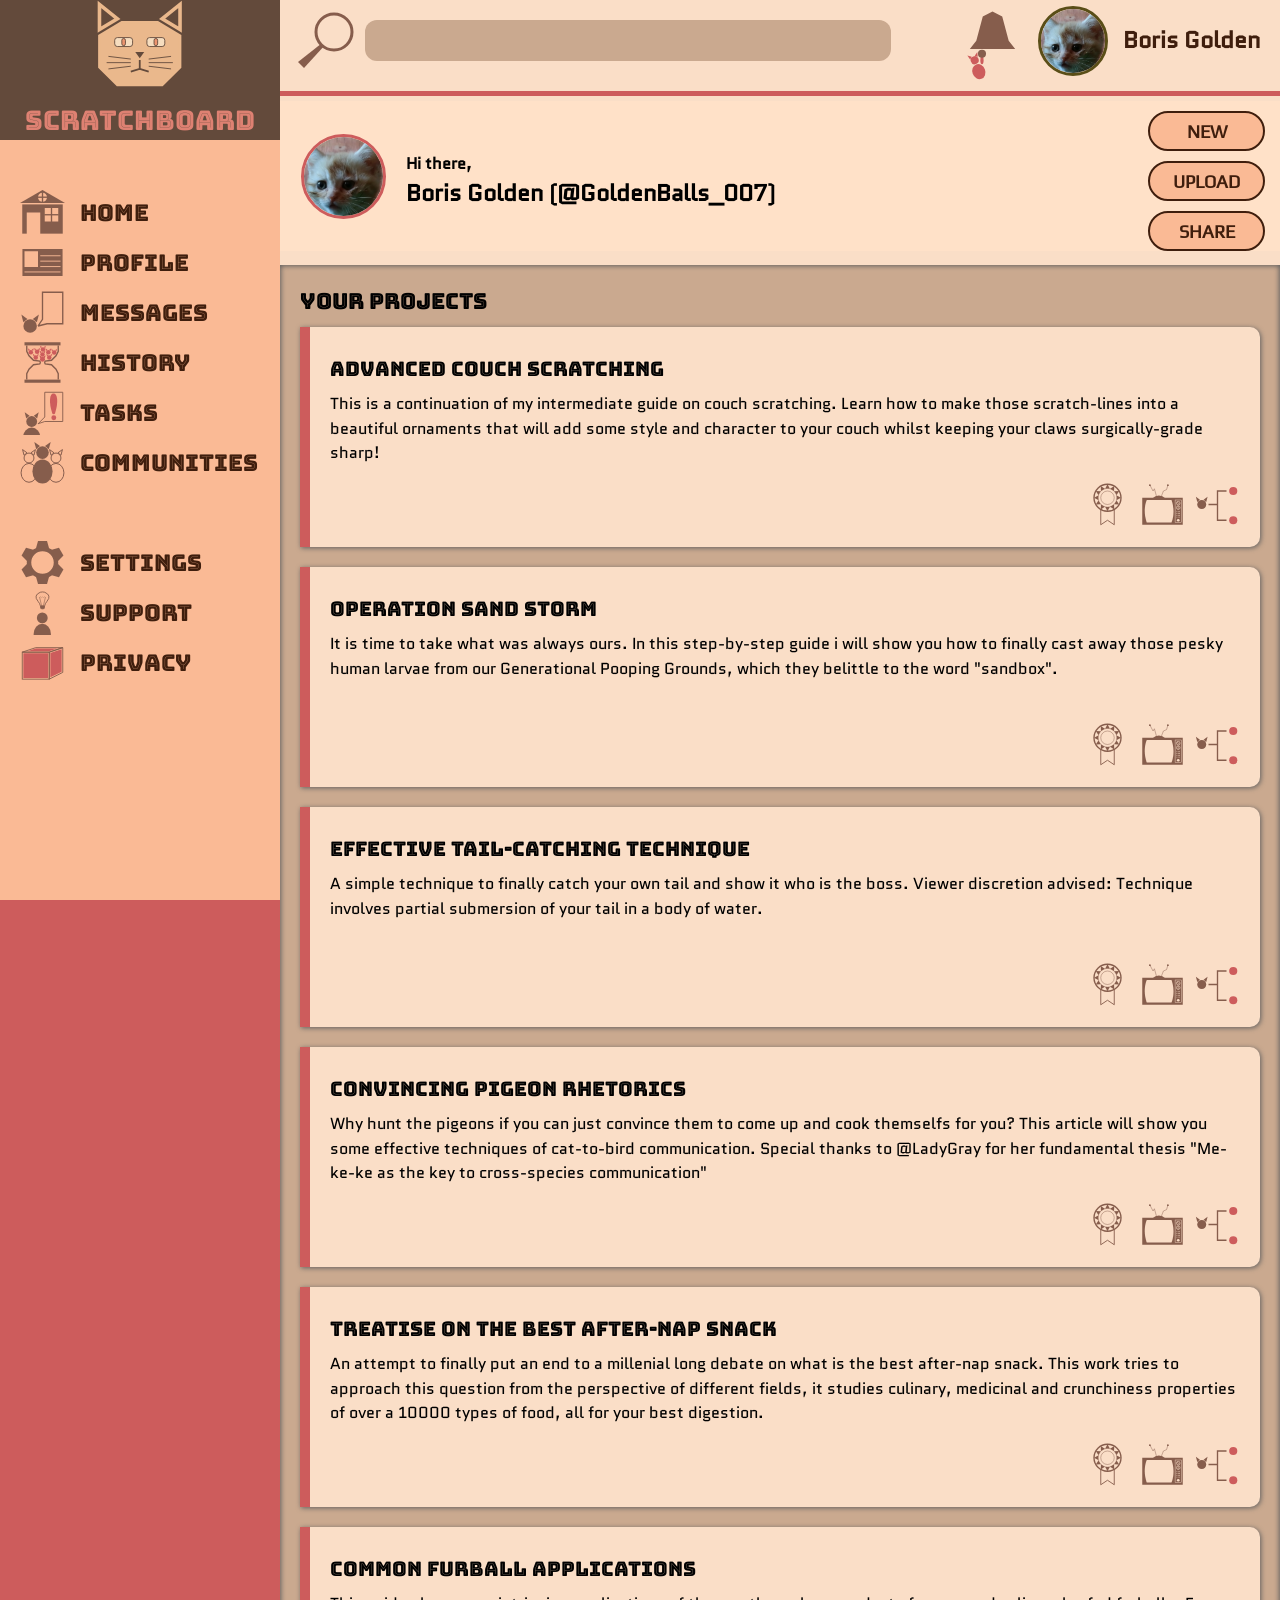
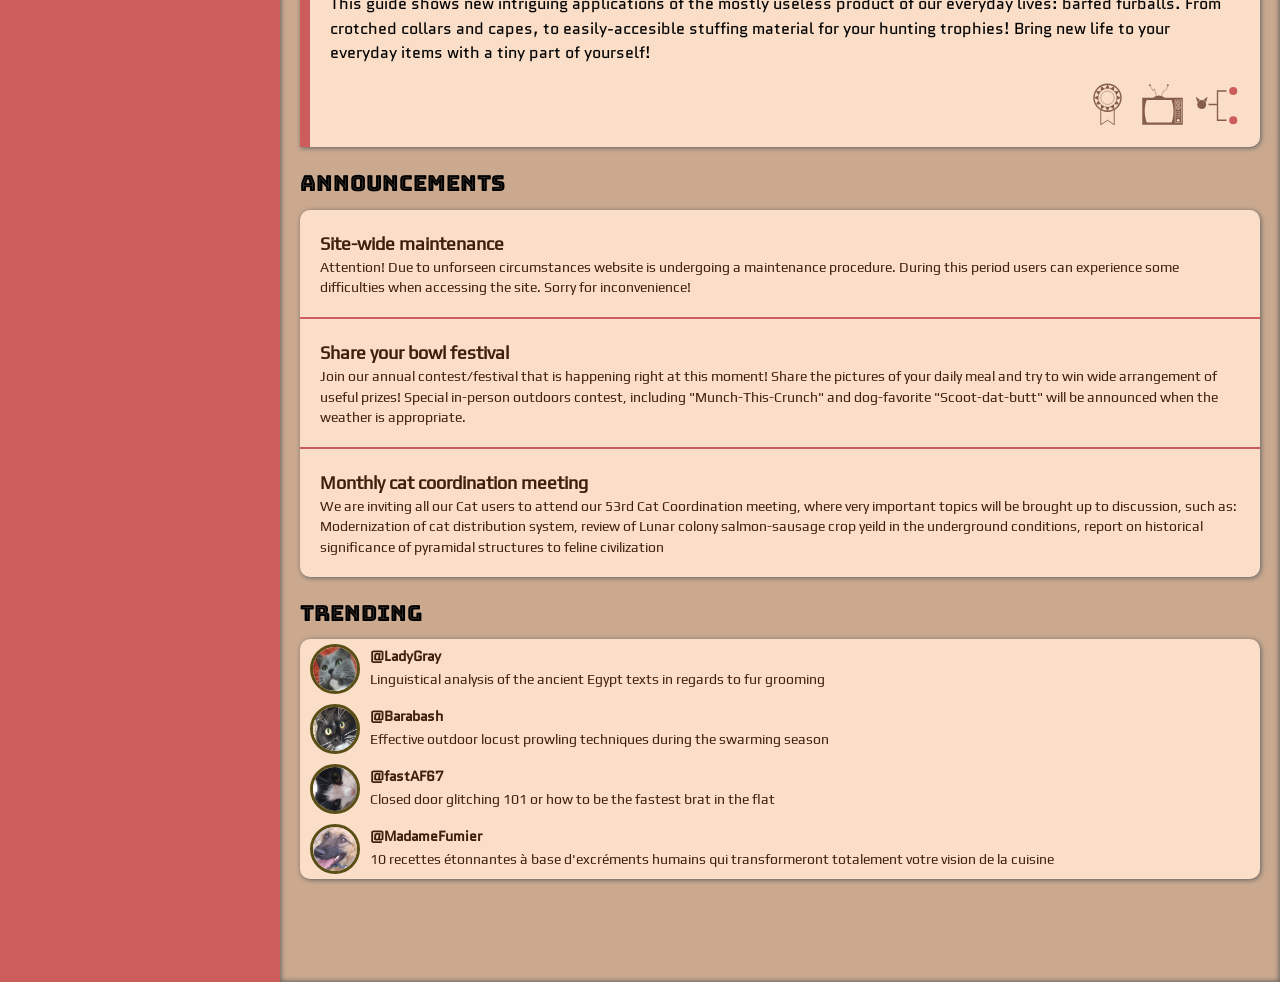
<file: index.html>
<!DOCTYPE html>
<html lang="en">
<head>
    <meta charset="UTF-8">
    <meta name="viewport" content="width=device-width, initial-scale=1.0">
    <title>ScratchBoard</title>
    <link rel="stylesheet" href="./styles/styles.css">
    <link rel="stylesheet" href="./styles/icons.css">
    <script type="module" src="scripts/eye-logic.js"></script>
</head>
<body>
    <div class="page">
        <header>
            <div class="header-top">
                <form action="./maintenance.html" method="get" autocomplete="off" role="search">
                    <label for="search">
                        <svg class="icon icon-search" xmlns="http://www.w3.org/2000/svg" viewBox="0 0 100 100">
                            <g class="icon-primary" color="#689">
                                <circle cx="65" cy="35" r="30" fill="none" stroke="currentColor" stroke-width="5"/>
                                <polygon points=
                                "
                                    15,95
                                    5, 85
                                    42, 56
                                    47, 60
                                " fill="currentColor"/>
                            </g>

                            <g class="icon-secondary icon-hover" color="#5ab" transform="translate(5,-22) scale(1.2)">
                                <circle cx="50" cy="50" r="10" fill="currentColor"/>
                                <polygon points=
                                "
                                    40, 44.5
                                    37, 33
                                    46, 39.5
                                "
                                fill="currentColor"/>
                                <polygon points=
                                "
                                    60, 44.5
                                    63, 33
                                    54, 39.5
                                "
                                fill="currentColor"/>
                            </g>
                        </svg>
                    </label>
                    <input type="search" name="search" id="search">
                </form>
                <div class="profile">
                    <a class="notifications" href="./maintenance.html" target="_blank" rel="noopener noreferrer">
                        <svg class="icon icon-notifications" xmlns="http://www.w3.org/2000/svg" viewBox="0 0 100 100">
                            <g class="icon-secondary icon-default" color="#5ab" transform="translate(3,37) scale(0.5) rotate(340, 50, 50)">
                                <circle cx="50" cy="50" r="10" fill="currentColor"/>
                                <polygon points=
                                "
                                    40, 44.5
                                    37, 33
                                    46, 39.5
                                "
                                fill="currentColor"/>
                                <polygon points=
                                "
                                    60, 44.5
                                    63, 33
                                    54, 39.5
                                "
                                fill="currentColor"/>
                                <ellipse cx="50" cy="80" rx="16" ry="19" fill="currentColor"/>
                            </g>
                            <g class="icon-secondary icon-default" color="#5ab">
                                <ellipse cx="37" cy="62" rx="2" ry="5" fill="currentColor"/>
                            </g>
                            <g class="icon-primary" color="#689" transform="translate(-50,-140) scale(2)">
                                <polygon points=
                                "
                                    50, 71
                                    44, 74
                                    40, 89
                                    36, 94
                                    64, 94
                                    60, 89
                                    56, 74
                                "
                                fill="currentColor"/>
                            </g>
                            <g class="icon-primary icon-default" color="#689">
                                <circle cx="37" cy="54" r="5" fill="currentColor"/>
                            </g>
                            <g transform="translate(26, 0)">
                                <g class="icon-secondary icon-hover" color="#5ab" transform="translate(2,41) scale(0.5) rotate(315, 50, 50)">
                                    <circle cx="50" cy="50" r="10" fill="currentColor"/>
                                    <polygon points=
                                    "
                                        40, 44.5
                                        37, 33
                                        46, 39.5
                                    "
                                    fill="currentColor"/>
                                    <polygon points=
                                    "
                                        60, 44.5
                                        63, 33
                                        54, 39.5
                                    "
                                    fill="currentColor"/>
                                    <ellipse cx="50" cy="80" rx="16" ry="19" fill="currentColor"/>
                                </g>
                                <g class="icon-secondary icon-hover" color="#5ab">
                                    <ellipse cx="37" cy="62" rx="2" ry="5" fill="currentColor"/>
                                </g>
                            </g>
                            <g class="icon-primary icon-hover" color="#689">
                                <circle cx="63" cy="54" r="5" fill="currentColor"/>
                            </g>
                            <g class="icon-secondary icon-hover" color="#5ab">
                                <path d=
                                "
                                    M 25 30
                                    Q  23  20,
                                    30 15
                                "
                                fill="none" stroke="currentColor" stroke-width="2"/>
                                <path d=
                                "
                                    M 20 35     
                                    Q  15  17,
                                    30 8
                                "
                                fill="none" stroke="currentColor" stroke-width="2"/>
                                <path d=
                                "
                                    M 15 40     
                                    Q  5  13,
                                    30 1
                                "
                                fill="none" stroke="currentColor" stroke-width="2"/>
                            </g>
                            <g class="icon-secondary icon-hover" color="#5ab" transform="translate(100, 0) scale(-1,1)">
                                <path d=
                                "
                                    M 25 30
                                    Q  23  20,
                                    30 15
                                "
                                fill="none" stroke="currentColor" stroke-width="2"/>
                                <path d=
                                "
                                    M 20 35     
                                    Q  15  17,
                                    30 8
                                "
                                fill="none" stroke="currentColor" stroke-width="2"/>
                                <path d=
                                "
                                    M 15 40     
                                    Q  5  13,
                                    30 1
                                "
                                fill="none" stroke="currentColor" stroke-width="2"/>
                            </g>
                        </svg>
                    </a>
                    <a class="details" href="./maintenance.html" target="_blank" rel="noopener noreferrer">
                        <img src="./media/images/boris.png" width="40" height="40" alt="Your Profile Picture">
                        <p class="name">Boris Golden</p>
                    </a>
                </div>
            </div>
            <div class="header-bottom">
                <div class="self">
                    <img src="./media/images/boris.png" width="100" height="100" alt="Your Profile Picture">
                    <p>Hi there,</p>
                    <h2>Boris Golden (@GoldenBalls_007)</h2>
                </div>
                <div class="controls">
                    <button type="button">New</button>
                    <button type="button">Upload</button>
                    <button type="button">Share</button>
                </div>
            </div>
        </header>
        <aside>
            <div class="logo">
                <svg class="cat" xmlns="http://www.w3.org/2000/svg" viewBox="0 0 100 100">
                    <polygon points=
                    "
                        25,95                       
                        75,95
                        95,75
                        95,40
                        70,25
                        30,25
                        5,40
                        5,75 
                    "
                    fill="#e0b887" stroke="#e0b887" stroke-width="3"/>
                    <polygon points=
                    "
                        95,33
                        75,21 
                        95,5
                    "
                    fill="none" stroke="#e0b887" stroke-width="4"/>
                    <polygon points=
                    "
                        5,33
                        25,21 
                        5,5
                    "
                    fill="none" stroke="#e0b887" stroke-width="4"/>
                    <rect class="eye right" x="22" y="42" fill="#f5f5dc" stroke="#000" stroke-width="1" width="20" height="10" rx="3" />
                    <rect class="eye left" x="58" y="42" fill="#f5f5dc" stroke="#000" stroke-width="1" width="20" height="10" rx="3" />
                    <rect class="iris right" x="30" y="43" fill="#e47c56" stroke="#000" stroke-width="1" width="4" height="8" rx="2" />
                    <rect class="iris left" x="66" y="43" fill="#e47c56" stroke="#000" stroke-width="1" width="4" height="8" rx="2" />            
                    <polygon points=
                    "
                        50,65
                        45,58
                        55,58
                    "/>
                    <path d=
                    "
                        M50 67
                        V77
                        L40 80
                        M50 77
                        L60 80
                    " fill="none" stroke="black" stroke-width="2"/>
                    <line x1="40" y1="66" x2="15" y2="63" stroke="black" stroke-width="1"/>
                    <line x1="40" y1="70" x2="13" y2="70" stroke="black" stroke-width="1"/>
                    <line x1="40" y1="74" x2="15" y2="77" stroke="black" stroke-width="1"/>
                    <line x1="60" y1="66" x2="85" y2="63" stroke="black" stroke-width="1"/>
                    <line x1="60" y1="70" x2="87" y2="70" stroke="black" stroke-width="1"/>
                    <line x1="60" y1="74" x2="85" y2="77" stroke="black" stroke-width="1"/>
                </svg>
                <h1>ScratchBoard</h1>
            </div>
            <nav class="navigation-primary">
                <ul>
                    <li>
                         <a href="#" target="_blank" rel="noopener noreferrer">
                            <svg class="icon icon-home" xmlns="http://www.w3.org/2000/svg" viewBox="0 0 100 100">
                                <defs>
                                    <mask id="icon-mask-cutout">
                                        <rect x="0" y="0" width="100" height="100" fill="white"/>
                                        <rect x="15" y="50" width="30" height="50" fill="black"/>
                                        <rect x="55" y="40" width="30" height="30" fill="black"/>
                                        <circle cx="50" cy="16" r="10" fill="black"/>
                                    </mask>
                                </defs>
                                
                                <g class="icon-secondary icon-hover" color="#5ab" transform="translate(-3,30) scale(0.65)">
                                    <circle cx="50" cy="50" r="10" fill="currentColor"/>
                                    <polygon points=
                                    "
                                        40, 44.5
                                        37, 33
                                        46, 39.5
                                    "
                                    fill="currentColor"/>
                                    <polygon points=
                                    "
                                        60, 44.5
                                        63, 33
                                        54, 39.5
                                    "
                                    fill="currentColor"/>
                                    <ellipse cx="50" cy="80" rx="16" ry="19" fill="currentColor"/>
                                </g>
                                <g class="icon-secondary icon-hover" color="#5ab">
                                    <rect x="54" y="39" width="33" height="33" fill="currentColor"/>
                                    <circle cx="50" cy="16" r="11" fill="currentColor"/>
                                </g>

                                <g class ="icon-primary" color="#689">
                                    <rect x="5" y="32" width="90" height="65" fill="currentColor" mask="url(#icon-mask-cutout)"/>
                                    <polygon points=
                                    "
                                        0, 29
                                        50, 0
                                        100, 29
                                    "
                                    fill="currentColor" mask="url(#icon-mask-cutout)"/>
                                    <line x1="70" y1="39" x2="70" y2="71" stroke="currentColor" stroke-width="3"/>
                                    <line x1="54" y1="55" x2="86" y2="55" stroke="currentColor" stroke-width="3"/>
                                    <line x1="50" y1="5" x2="50" y2="27" stroke="currentColor" stroke-width="3"/>
                                    <line x1="39" y1="16" x2="61" y2="16" stroke="currentColor" stroke-width="3"/>
                                </g>   
                            </svg>
                            <p>Home</p>
                        </a>
                    </li>
                    <li>
                         <a href="./maintenance.html" target="_blank" rel="noopener noreferrer">
                            <svg class="icon icon-profile" xmlns="http://www.w3.org/2000/svg" viewBox="0 0 100 100"> 
                                <defs>
                                    <mask id="icon-mask-fields">
                                        <rect x="5" y="20" width="90" height="60" fill="white"/>
                                        <rect x="10" y="25" width="30" height="35" fill="black"/>
                                        <line x1="45" y1="35" x2="90" y2="35" stroke="black" stroke-width="2"/>
                                        <line x1="45" y1="47" x2="90" y2="47" stroke="black" stroke-width="2"/>
                                        <line x1="45" y1="59" x2="90" y2="59" stroke="black" stroke-width="2"/>
                                        <line x1="10" y1="71" x2="90" y2="71" stroke="black" stroke-width="2"/>
                                    </mask>
                                </defs>
                                
                                <g class="icon-primary" color="#689">
                                    <rect x="5" y="20" width="90" height="60" fill="currentColor" mask="url(#icon-mask-fields)"/>
                                </g>

                                <g class="icon-secondary icon-hover" color="#5ab" transform="translate(-25,-4) ">
                                    <circle cx="50" cy="50" r="10" fill="currentColor"/>
                                    <polygon points=
                                    "
                                        40, 44.5
                                        37, 33
                                        46, 39.5
                                    "
                                    fill="currentColor"/>
                                    <polygon points=
                                    "
                                        60, 44.5
                                        63, 33
                                        54, 39.5
                                    "
                                    fill="currentColor"/>
                                </g>
                                <g class="icon-secondary icon-hover" color="#5ab">
                                    <line x1="45" y1="29" x2="90" y2="29" stroke="currentColor" stroke-width="7"/>
                                    <line x1="45" y1="41" x2="90" y2="41" stroke="currentColor" stroke-width="7"/>
                                    <line x1="45" y1="53" x2="90" y2="53" stroke="currentColor" stroke-width="7"/>
                                    <line x1="10" y1="65" x2="90" y2="65" stroke="currentColor" stroke-width="7"/>
                                </g>
                            </svg>
                            <p>Profile</p>
                        </a>
                    </li>
                    <li>
                         <a href="./maintenance.html" target="_blank" rel="noopener noreferrer">
                            <svg class="icon icon-message" xmlns="http://www.w3.org/2000/svg" viewBox="0 0 100 100">
                                <g class="icon-primary" color="#689" transform="translate(0,5) scale(1.5)">
                                    <circle cx="15" cy="50" r="10" fill="currentColor"/>
                                    <polygon points=
                                    "
                                        5, 44.5
                                        2, 33
                                        11, 39.5
                                    "
                                    fill="currentColor"/>
                                    <polygon points=
                                    "
                                        25, 44.5
                                        28, 33  
                                        19, 39.5
                                    "
                                    fill="currentColor"/>
                                </g>
                                <g class="icon-primary" color="#689">
                                    <path d=
                                    "
                                        M 40 80
                                        L 60 75
                                        H 95
                                        V 5
                                        H 50
                                        V 65
                                        L 40 80
                                    " 
                                    fill="none" stroke="currentColor" stroke-width="3"/>
                                </g> 

                                <g class="icon-secondary icon-hover" color="#5ab">
                                    <path d=
                                    "
                                        M 55 15
                                        H 90
                                        M 55 25
                                        H 90
                                        M 55 35
                                        H 90
                                        M 55 45
                                        H 90
                                        M 55 55
                                        H 77
                                    "
                                    fill="none" stroke="currentColor" stroke-width="5"/>
                                </g>
                            </svg>
                            <p>Messages</p>
                        </a>
                    </li>
                    <li>
                         <a href="./maintenance.html" target="_blank" rel="noopener noreferrer">
                            <svg class="icon icon-history" xmlns="http://www.w3.org/2000/svg" viewBox="0 0 100 100">
                                <g class="icon-primary" color="#689">
                                    <rect x="10" y="5" width="80" height="7" fill="currentColor"/>
                                    <rect x="10" y="88" width="80" height="7" fill="currentColor"/>
                                    <path d=
                                    "
                                        M 15 12
                                        V 25
                                        L 20 35
                                        L 30 45
                                        L 44 47
                                        L 45 49
                                        V 51
                                        L 44 53
                                        L 30 55
                                        L 20 65
                                        L 15 75
                                        V 88
                                    "
                                    fill="none" stroke="currentColor" stroke-width="3"/>
                                    <path d=
                                    "
                                        M 15 12
                                        V 25
                                        L 20 35
                                        L 30 45
                                        L 44 47
                                        L 45 49
                                        V 51
                                        L 44 53
                                        L 30 55
                                        L 20 65
                                        L 15 75
                                        V 88
                                    "
                                    fill="none" stroke="currentColor" stroke-width="3" transform="rotate(180, 50, 50)"/>
                                </g>

                                <g class="icon-secondary icon-default" color="#5ab" transform="translate(10, 14) scale(0.5)">
                                    <circle cx="50" cy="50" r="10" fill="currentColor"/>
                                        <polygon points=
                                        "
                                            40, 44.5
                                            37, 33
                                            46, 39.5
                                        "
                                        fill="currentColor"/>
                                        <polygon points=
                                        "
                                            60, 44.5
                                            63, 33
                                            54, 39.5
                                        "
                                        fill="currentColor"/>
                                </g>
                                <g class="icon-secondary icon-default" color="#5ab" transform="translate(-1, 2) scale(0.5)">
                                    <circle cx="50" cy="50" r="10" fill="currentColor"/>
                                        <polygon points=
                                        "
                                            40, 44.5
                                            37, 33
                                            46, 39.5
                                        "
                                        fill="currentColor"/>
                                        <polygon points=
                                        "
                                            60, 44.5
                                            63, 33
                                            54, 39.5
                                        "
                                        fill="currentColor"/>
                                </g>
                                <g class="icon-secondary icon-default" color="#5ab" transform="translate(13, 1) scale(0.5)">
                                    <circle cx="50" cy="50" r="10" fill="currentColor"/>
                                        <polygon points=
                                        "
                                            40, 44.5
                                            37, 33
                                            46, 39.5
                                        "
                                        fill="currentColor"/>
                                        <polygon points=
                                        "
                                            60, 44.5
                                            63, 33
                                            54, 39.5
                                        "
                                        fill="currentColor"/>
                                </g>
                                <g class="icon-secondary icon-default" color="#5ab" transform="translate(25, 18) scale(0.5)">
                                    <circle cx="50" cy="50" r="10" fill="currentColor"/>
                                        <polygon points=
                                        "
                                            40, 44.5
                                            37, 33
                                            46, 39.5
                                        "
                                        fill="currentColor"/>
                                        <polygon points=
                                        "
                                            60, 44.5
                                            63, 33
                                            54, 39.5
                                        "
                                        fill="currentColor"/>
                                </g>
                                <g class="icon-secondary icon-default" color="#5ab" transform="translate(25, 7) scale(0.5)">
                                    <circle cx="50" cy="50" r="10" fill="currentColor"/>
                                        <polygon points=
                                        "
                                            40, 44.5
                                            37, 33
                                            46, 39.5
                                        "
                                        fill="currentColor"/>
                                        <polygon points=
                                        "
                                            60, 44.5
                                            63, 33
                                            54, 39.5
                                        "
                                        fill="currentColor"/>
                                </g>
                                <g class="icon-secondary icon-default" color="#5ab" transform="translate(26, -4) scale(0.5)">
                                    <circle cx="50" cy="50" r="10" fill="currentColor"/>
                                        <polygon points=
                                        "
                                            40, 44.5
                                            37, 33
                                            46, 39.5
                                        "
                                        fill="currentColor"/>
                                        <polygon points=
                                        "
                                            60, 44.5
                                            63, 33
                                            54, 39.5
                                        "
                                        fill="currentColor"/>
                                </g>
                                <g class="icon-secondary icon-default" color="#5ab" transform="translate(25, 18) scale(0.5)">
                                    <circle cx="50" cy="50" r="10" fill="currentColor"/>
                                        <polygon points=
                                        "
                                            40, 44.5
                                            37, 33
                                            46, 39.5
                                        "
                                        fill="currentColor"/>
                                        <polygon points=
                                        "
                                            60, 44.5
                                            63, 33
                                            54, 39.5
                                        "
                                        fill="currentColor"/>
                                </g>
                                <g class="icon-secondary icon-default" color="#5ab" transform="translate(40, 14) scale(0.5)">
                                    <circle cx="50" cy="50" r="10" fill="currentColor"/>
                                        <polygon points=
                                        "
                                            40, 44.5
                                            37, 33
                                            46, 39.5
                                        "
                                        fill="currentColor"/>
                                        <polygon points=
                                        "
                                            60, 44.5
                                            63, 33
                                            54, 39.5
                                        "
                                        fill="currentColor"/>
                                </g>
                                <g class="icon-secondary icon-default" color="#5ab" transform="translate(51, 3) scale(0.5)">
                                    <circle cx="50" cy="50" r="10" fill="currentColor"/>
                                        <polygon points=
                                        "
                                            40, 44.5
                                            37, 33
                                            46, 39.5
                                        "
                                        fill="currentColor"/>
                                        <polygon points=
                                        "
                                            60, 44.5
                                            63, 33
                                            54, 39.5
                                        "
                                        fill="currentColor"/>
                                </g>
                                <g class="icon-secondary icon-default" color="#5ab" transform="translate(38, 2) scale(0.5)">
                                    <circle cx="50" cy="50" r="10" fill="currentColor"/>
                                        <polygon points=
                                        "
                                            40, 44.5
                                            37, 33
                                            46, 39.5
                                        "
                                        fill="currentColor"/>
                                        <polygon points=
                                        "
                                            60, 44.5
                                            63, 33
                                            54, 39.5
                                        "
                                        fill="currentColor"/>
                                </g>
                                
                                <g class="icon-secondary icon-hover" color="#5ab" transform="translate(0, 58) scale(0.5)">
                                    <circle cx="50" cy="50" r="10" fill="currentColor"/>
                                        <polygon points=
                                        "
                                            40, 44.5
                                            37, 33
                                            46, 39.5
                                        "
                                        fill="currentColor"/>
                                        <polygon points=
                                        "
                                            60, 44.5
                                            63, 33
                                            54, 39.5
                                        "
                                        fill="currentColor"/>
                                </g>
                                <g class="icon-secondary icon-hover" color="#5ab" transform="translate(13, 58) scale(0.5)">
                                    <circle cx="50" cy="50" r="10" fill="currentColor"/>
                                        <polygon points=
                                        "
                                            40, 44.5
                                            37, 33
                                            46, 39.5
                                        "
                                        fill="currentColor"/>
                                        <polygon points=
                                        "
                                            60, 44.5
                                            63, 33
                                            54, 39.5
                                        "
                                        fill="currentColor"/>
                                </g>
                                <g class="icon-secondary icon-hover" color="#5ab" transform="translate(26, 58) scale(0.5)">
                                    <circle cx="50" cy="50" r="10" fill="currentColor"/>
                                        <polygon points=
                                        "
                                            40, 44.5
                                            37, 33
                                            46, 39.5
                                        "
                                        fill="currentColor"/>
                                        <polygon points=
                                        "
                                            60, 44.5
                                            63, 33
                                            54, 39.5
                                        "
                                        fill="currentColor"/>
                                </g>
                                <g class="icon-secondary icon-hover" color="#5ab" transform="translate(39, 58) scale(0.5)">
                                    <circle cx="50" cy="50" r="10" fill="currentColor"/>
                                        <polygon points=
                                        "
                                            40, 44.5
                                            37, 33
                                            46, 39.5
                                        "
                                        fill="currentColor"/>
                                        <polygon points=
                                        "
                                            60, 44.5
                                            63, 33
                                            54, 39.5
                                        "
                                        fill="currentColor"/>
                                </g>
                                <g class="icon-secondary icon-hover" color="#5ab" transform="translate(52, 58) scale(0.5)">
                                    <circle cx="50" cy="50" r="10" fill="currentColor"/>
                                        <polygon points=
                                        "
                                            40, 44.5
                                            37, 33
                                            46, 39.5
                                        "
                                        fill="currentColor"/>
                                        <polygon points=
                                        "
                                            60, 44.5
                                            63, 33
                                            54, 39.5
                                        "
                                        fill="currentColor"/>
                                </g>
                                <g class="icon-secondary icon-hover" color="#5ab" transform="translate(26, 47.5) scale(0.5)">
                                    <circle cx="50" cy="50" r="10" fill="currentColor"/>
                                        <polygon points=
                                        "
                                            40, 44.5
                                            37, 33
                                            46, 39.5
                                        "
                                        fill="currentColor"/>
                                        <polygon points=
                                        "
                                            60, 44.5
                                            63, 33
                                            54, 39.5
                                        "
                                        fill="currentColor"/>
                                </g>
                                <g class="icon-secondary icon-hover" color="#5ab" transform="translate(39, 47) scale(0.5)">
                                    <circle cx="50" cy="50" r="10" fill="currentColor"/>
                                        <polygon points=
                                        "
                                            40, 44.5
                                            37, 33
                                            46, 39.5
                                        "
                                        fill="currentColor"/>
                                        <polygon points=
                                        "
                                            60, 44.5
                                            63, 33
                                            54, 39.5
                                        "
                                        fill="currentColor"/>
                                </g>
                                <g class="icon-secondary icon-hover" color="#5ab" transform="translate(13, 47) scale(0.5)">
                                    <circle cx="50" cy="50" r="10" fill="currentColor"/>
                                        <polygon points=
                                        "
                                            40, 44.5
                                            37, 33
                                            46, 39.5
                                        "
                                        fill="currentColor"/>
                                        <polygon points=
                                        "
                                            60, 44.5
                                            63, 33
                                            54, 39.5
                                        "
                                        fill="currentColor"/>
                                </g>
                                <g class="icon-secondary icon-hover" color="#5ab" transform="translate(26, 37) scale(0.5)">
                                    <circle cx="50" cy="50" r="10" fill="currentColor"/>
                                        <polygon points=
                                        "
                                            40, 44.5
                                            37, 33
                                            46, 39.5
                                        "
                                        fill="currentColor"/>
                                        <polygon points=
                                        "
                                            60, 44.5
                                            63, 33
                                            54, 39.5
                                        "
                                        fill="currentColor"/>
                                </g>
                            </svg>
                            <p>History</p>
                        </a>
                    </li>
                    <li>
                         <a href="./maintenance.html" target="_blank" rel="noopener noreferrer">
                            <svg class="icon icon-task" xmlns="http://www.w3.org/2000/svg" viewBox="0 0 100 100">
                                <g class="icon-secondary icon-default" color="#5ab" transform="translate(49, 7) scale(0.6)">
                                <path d=
                                    "
                                        M 43 73
                                        C 15 -15,
                                        70 -15,
                                        43 73
                                    "
                                fill="currentColor" stroke="currentColor" stroke-width="11"/>
                                <path d=
                                    "
                                        M 40 73
                                        C 41 77,
                                        45 77,
                                        46 73
                                    "
                                fill="currentColor" stroke="currentColor" stroke-width="5"/>

                                    <circle cx="43.5" cy="91" r="9" fill="currentColor"/>
                                </g>

                                <g class="icon-secondary icon-hover" color="#5ab" transform="rotate(-45, 78.5, 29.5) translate(-3,-8)">
                                    <rect x="66" y="12" width="25" height="35" fill="none" stroke="currentColor" stroke-width="3"/>
                                    <path d=
                                    "
                                        M 68 17
                                        H 89
                                        M 68 22
                                        H 89
                                        M 68 27
                                        H 86
                                        M 68 32
                                        H 89
                                        M 68 37
                                        H 89
                                        M 68 42
                                        H 81
                                    "
                                    fill="none" stroke="currentColor" stroke-width="2.5"/>
                                </g>

                                <g class="icon-primary icon-default" color="#689" transform="translate(-10,10) scale(1.2)">
                                    <g transform="translate(-20,0)">
                                        <circle cx="50" cy="50" r="10" fill="currentColor"/>
                                        <polygon points=
                                        "
                                            40, 44.5
                                            37, 33
                                            46, 39.5
                                        "
                                        fill="currentColor"/>
                                        <polygon points=
                                        "
                                            60, 44.5
                                            63, 33
                                            54, 39.5
                                        "
                                        fill="currentColor"/>
                                        <ellipse cx="50" cy="80" rx="16" ry="19" fill="currentColor"/>
                                    </g>
                                </g>
                                <g class="icon-primary icon-default" color="#689">
                                    <path d=
                                    "
                                        M 40 75
                                        L 55 70
                                        H 95
                                        V 5
                                        H 55
                                        V 60
                                        L 40 75.3
                                    "
                                    fill="none" stroke="currentColor" stroke-width="2"/>
                                </g>
                                
                                <g class="icon-primary icon-hover" color="#689" transform="translate(-10,-20) scale(1.2)">
                                    <g transform="translate(-20,0)">
                                        <circle cx="50" cy="50" r="10" fill="currentColor"/>
                                        <polygon points=
                                        "
                                            40, 44.5
                                            37, 33
                                            46, 39.5
                                        "
                                        fill="currentColor"/>
                                        <polygon points=
                                        "
                                            60, 44.5
                                            63, 33
                                            54, 39.5
                                        "
                                        fill="currentColor"/>
                                        <ellipse cx="50" cy="80" rx="16" ry="19" fill="currentColor"/>
                                    </g>
                                </g>
                                <g class="icon-primary icon-hover" color="#689" transform="translate(-10,-20) scale(1.2)">
                                    <g transform="rotate(45 55 58)">
                                        <ellipse cx="55" cy="58" rx="4" ry="15" fill="currentColor"/>
                                    </g>
                                </g>
                            </svg>
                            <p>Tasks</p>
                        </a>
                    </li>
                    <li>
                         <a href="./maintenance.html" target="_blank" rel="noopener noreferrer">
                            <svg class="icon icon-community" xmlns="http://www.w3.org/2000/svg" viewBox="0 0 100 100">
                                <g class="icon-primary icon-default" color="#689" transform="translate(-35,-15) scale(1.1)">
                                    <circle cx="50" cy="50" r="10" fill="none" stroke="currentColor" stroke-width="2"/>
                                    <polygon points=
                                    "
                                        40, 44.5
                                        37, 33
                                        46, 39.5    
                                    "
                                    fill="none" stroke="currentColor" stroke-width="2"/>
                                    <polygon points=
                                    "
                                        60, 44.5
                                        63, 33
                                        54, 39.5
                                    "
                                    fill="none" stroke="currentColor" stroke-width="2"/>
                                    <ellipse cx="50" cy="80" rx="16" ry="19" fill="none" stroke="currentColor" stroke-width="2"/>
                                </g>
                                <g class="icon-primary icon-default" color="#689" transform="translate(25,-15) scale(1.1)">
                                    <circle cx="50" cy="50" r="10" fill="none" stroke="currentColor" stroke-width="2"/>
                                    <polygon points=
                                    "
                                        40, 44.5
                                        37, 33
                                        46, 39.5    
                                    "
                                    fill="none" stroke="currentColor" stroke-width="2"/>
                                    <polygon points=
                                    "
                                        60, 44.5
                                        63, 33
                                        54, 39.5
                                    "
                                    fill="none" stroke="currentColor" stroke-width="2"/>
                                    <ellipse cx="50" cy="80" rx="16" ry="19" fill="none" stroke="currentColor" stroke-width="2"/>
                                </g>

                                <g class="icon-secondary icon-hover" color="#5ab" transform="translate(-35,-15) scale(1.1)">
                                    <circle cx="50" cy="50" r="10" fill="currentColor"/>
                                    <polygon points=
                                    "
                                        40, 44.5
                                        37, 33
                                        46, 39.5    
                                    "
                                    fill="currentColor"/>
                                    <polygon points=
                                    "
                                        60, 44.5
                                        63, 33
                                        54, 39.5
                                    "
                                    fill="currentColor"/>
                                    <ellipse cx="50" cy="80" rx="16" ry="19" fill="currentColor"/>
                                </g>
                                <g class="icon-secondary icon-hover" color="#5ab" transform="translate(25,-15) scale(1.1)">
                                    <circle cx="50" cy="50" r="10" fill="currentColor"/>
                                    <polygon points=
                                    "
                                        40, 44.5
                                        37, 33
                                        46, 39.5    
                                    "
                                    fill="currentColor"/>
                                    <polygon points=
                                    "
                                        60, 44.5
                                        63, 33
                                        54, 39.5
                                    "
                                    fill="currentColor"/>
                                    <ellipse cx="50" cy="80" rx="16" ry="19" fill="currentColor"/>
                                </g>
                                
                                <g class="icon-primary" color="#689" transform="translate(-20,-42) scale(1.4)">
                                        <circle cx="50" cy="50" r="10" fill="currentColor"/>
                                        <polygon points=
                                        "
                                            40, 44.5
                                            37, 33
                                            46, 39.5
                                        "
                                        fill="currentColor"/>
                                        <polygon points=
                                        "
                                            60, 44.5
                                            63, 33
                                            54, 39.5
                                        "
                                        fill="currentColor"/>
                                        <ellipse cx="50" cy="80" rx="16" ry="19" fill="currentColor"/>
                                    </g>
                            </svg>
                            <p>Communities</p>
                        </a>
                    </li>
                </ul>
            </nav>
            <nav class="navigation-secondary">
                <ul>
                    <li>
                         <a href="./maintenance.html" target="_blank" rel="noopener noreferrer">
                            <svg class="icon icon-settings" xmlns="http://www.w3.org/2000/svg" viewBox="0 0 100 100">
                                <g class="icon-primary" color="#689">
                                    <circle cx="50" cy="50" r="30" fill="none" stroke="currentColor" stroke-width="10"/>
                                    <polygon points=
                                    "
                                        40, 2
                                        60, 2
                                        65, 20
                                        35, 20
                                    "
                                    fill="currentColor"/>
                                    <polygon points=
                                    "
                                        40, 2
                                        60, 2
                                        65, 20
                                        35, 20
                                    "
                                    fill="currentColor" transform="rotate(60, 50, 50)"/>
                                    <polygon points=
                                    "
                                        40, 2
                                        60, 2
                                        65, 20
                                        35, 20
                                    "
                                    fill="currentColor" transform="rotate(120, 50, 50)"/>
                                    <polygon points=
                                    "
                                        40, 2
                                        60, 2
                                        65, 20
                                        35, 20
                                    "
                                    fill="currentColor" transform="rotate(180, 50, 50)"/>
                                    <polygon points=
                                    "
                                        40, 2
                                        60, 2
                                        65, 20
                                        35, 20
                                    "
                                    fill="currentColor" transform="rotate(240, 50, 50)"/>
                                    <polygon points=
                                    "
                                        40, 2
                                        60, 2
                                        65, 20
                                        35, 20
                                    "
                                    fill="currentColor" transform="rotate(300, 50, 50)"/>      
                                </g>

                                <g class="icon-secondary icon-hover" color="#5ab" transform="translate(32, 14) scale(0.57)">
                                    <circle cx="50" cy="50" r="10" fill="currentColor"/>
                                    <polygon points=
                                    "
                                        40, 44.5
                                        37, 33
                                        46, 39.5
                                    "
                                    fill="currentColor"/>
                                    <polygon points=
                                    "
                                        60, 44.5
                                        63, 33
                                        54, 39.5
                                    "
                                    fill="currentColor"/>
                                    <ellipse cx="31" cy="70" rx="20" ry="13" fill="currentColor"/>
                                    <ellipse cx="50" cy="89.5" rx="10" ry="4" fill="currentColor" transform="rotate(60, 50, 89.5)"/>
                                    <ellipse cx="12" cy="89.5" rx="10" ry="4" fill="currentColor" transform="rotate(120, 12, 89.5)"/>
                                    <path d=
                                    "
                                        M 12 62
                                        C 2 52
                                            22 42
                                            9 34
                                    "
                                    fill="none" stroke="currentColor" stroke-width="5"/>
                                </g>
                            </svg>
                            <p>Settings</p>
                        </a>
                        </li>
                    <li>
                         <a href="./maintenance.html" target="_blank" rel="noopener noreferrer">
                            <svg class="icon icon-support" xmlns="http://www.w3.org/2000/svg" viewBox="0 0 100 100">
                                <g class="icon-primary" color="#689">
                                    <path d=
                                    "
                                        M 45 35
                                        Q 45 31,
                                            40 25
                                        Q 29 12,
                                            45 5
                                        Q 50 3.6,
                                            55 5
                                        Q 71 12,
                                            60 25
                                        Q 55 31,
                                            55 35
                                    "
                                    fill="none" stroke="currentColor" stroke-width="2"/>
                                    <ellipse cx="50" cy="36" rx="5.5" ry="1" fill="currentColor" stroke="currentColor" stroke-width="2"/>
                                    <ellipse cx="50" cy="38" rx="5" ry="1" fill="currentColor" stroke="currentColor" stroke-width="2"/>
                                    <ellipse cx="50" cy="40" rx="4.5" ry="1" fill="currentColor" stroke="currentColor" stroke-width="2"/>
                                    <ellipse cx="50" cy="42" rx="2.5" ry="1" fill="currentColor"/>
                                    <line x1="48" y1="35" x2="43.5" y2="16" stroke="currentColor" stroke-width="1.2"/>
                                    <line x1="52" y1="35" x2="56.5" y2="16" stroke="currentColor" stroke-width="1.2"/>
                                </g>

                                <g class="icon-primary icon-default" color="#689">
                                    <path d=
                                    "
                                        M 43.5 16.5
                                        L 46 15
                                        L 48 17
                                        L 50 15
                                        L 52 17
                                        L 54 15
                                        L 56.5 16.5
                                    "
                                    fill="none" stroke="currentColor" stroke-width="0.7"/>
                                </g>
                                <g class="icon-primary icon-default" color="#689" transform="translate(13.5,2) scale(1.2)">
                                    <g transform="translate(-20,0)">
                                        <circle cx="50" cy="50" r="10" fill="currentColor"/>
                                        <ellipse cx="50" cy="80" rx="16" ry="19" fill="currentColor"/>
                                    </g>
                                </g>

                                <g class="icon-secondary icon-hover" color="#5ab">
                                    <path d=
                                    "
                                        M 43.5 16.5
                                        L 46 15
                                        L 48 17
                                        L 50 15
                                        L 52 17
                                        L 54 15
                                        L 56.5 16.5
                                    "
                                    fill="none" stroke="currentColor" stroke-width="2"/>
                                </g>
                                <g class="icon-secondary icon-hover" color="#5ab">
                                    <line x1="30" y1="10" x2="8" y2="2" stroke="currentColor" stroke-width="2"/>
                                    <line x1="29" y1="20" x2="5" y2="20" stroke="currentColor" stroke-width="2"/>
                                    <line x1="31" y1="30" x2="8" y2="38" stroke="currentColor" stroke-width="2"/>
                                    <line x1="70" y1="10" x2="92" y2="2" stroke="currentColor" stroke-width="2"/>
                                    <line x1="71" y1="20" x2="95" y2="20" stroke="currentColor" stroke-width="2"/>
                                    <line x1="69" y1="30" x2="92" y2="38" stroke="currentColor" stroke-width="2"/>

                                </g>
                                <g class="icon-secondary icon-hover" color="#5ab" transform="translate(13.5,2) scale(1.2)">
                                    <g transform="translate(-20,0)">
                                        <circle cx="50" cy="50" r="10" fill="currentColor"/>
                                        <polygon points=
                                        "
                                            40, 44.5
                                            37, 33
                                            46, 39.5
                                        "
                                        fill="currentColor"/>
                                        <polygon points=
                                        "
                                            60, 44.5
                                            63, 33
                                            54, 39.5
                                        "
                                        fill="currentColor"/>
                                        <ellipse cx="50" cy="80" rx="16" ry="19" fill="currentColor"/>
                                    </g>
                                    <g transform="rotate(45 55 58)">
                                        <ellipse cx="55" cy="58" rx="4" ry="15" fill="currentColor"/>
                                    </g>
                                    <g transform="rotate(315 5 58)">
                                        <ellipse cx="5" cy="58" rx="4" ry="15" fill="currentColor"/>
                                    </g>
                                </g>
                            </svg>
                            <p>Support</p>
                        </a>
                    </li>
                    <li>
                         <a href="./maintenance.html" target="_blank" rel="noopener noreferrer">
                            <svg class="icon icon-privacy" xmlns="http://www.w3.org/2000/svg" viewBox="0 0 100 100">
                                <g class="icon-secondary icon-hover" color="#5ab">
                                    <path d=
                                    "
                                        M 35 18
                                        V 72
                                        L 5 87
                                        M 35 72
                                        H 95
                                    " 
                                    fill="none" stroke="currentColor" stroke-dasharray="10 2" stroke-width="2"/>   
                                </g>
                                <g class="icon-secondary icon-hover" color="#5ab" transform="translate(5,0) scale(0.85)">
                                    <circle cx="50" cy="50" r="10" fill="currentColor"/>
                                    <polygon points=
                                    "
                                        40, 44.5
                                        37, 33
                                        46, 39.5
                                    "
                                    fill="currentColor"/>
                                    <polygon points=
                                    "
                                        60, 44.5
                                        63, 33
                                        54, 39.5
                                    "
                                    fill="currentColor"/>
                                    <ellipse cx="50" cy="80" rx="16" ry="19" fill="currentColor"/>
                                </g>

                                <g class="icon-primary" color="#689" transform="translate(0,-8)">
                                    <rect x="5" y="35" width="60" height="60" fill="none" stroke="currentColor" stroke-width="2"/>
                                    <polygon points=
                                    "
                                        5,  35
                                        65, 35
                                        95, 25
                                        35, 25
                                    "
                                    fill="none" stroke="currentColor" stroke-width="2"/>
                                    <polygon points=
                                    "
                                        65, 35
                                        95, 25
                                        95, 80
                                        65, 95
                                    "
                                    fill="none" stroke="currentColor" stroke-width="2"/>
                                </g>

                                <g class="icon-secondary icon-default" color="#5ab" transform="translate(0,-8)">
                                    <rect x="7.5" y="37.5" width="55" height="55" fill="currentColor"/>
                                    <polygon points=
                                    "
                                        17,  33
                                        64, 33
                                        83, 27
                                        35, 27
                                    "
                                    fill="currentColor" />
                                    <polygon points=
                                    "
                                        67.5, 37
                                        92.5, 28.5
                                        92.5, 78.5
                                        67.5, 91
                                    "
                                    fill="currentColor" />
                                </g>
                            </svg>
                            <p>Privacy</p>
                        </a>
                    </li>
                </ul>
            </nav>
        </aside>
        <main>
            <section class="projects">
                <h2>Your Projects</h2>
                <div class="content">
                    <div class="project">
                        <h3>Advanced couch scratching</h3>
                        <p>This is a continuation of my intermediate guide on couch scratching. Learn how to make those scratch-lines into a beautiful ornaments that will add some style and character to your couch whilst keeping your claws surgically-grade sharp!</p>
                        <div class="project-controls">
                            <a class="favorite" href="./maintenance.html" target="_blank" rel="noopener noreferrer">
                                <svg class="icon icon-favorite" xmlns="http://www.w3.org/2000/svg" viewBox="0 0 100 100">
                                    <g class="icon-secondary icon-hover" color="#5ab">
                                        <path d=
                                        "
                                            M 40 63
                                            V 91
                                            L 50 84
                                            L 60 91
                                            V 63
                                            L 55 65
                                            L 50 65
                                            L 45 65
                                        "
                                        fill="currentColor" />
                                        <rect x="47" y="14" width="6" height="6" fill="currentColor" transform="rotate(15, 50, 35)"/>
                                        <rect x="47" y="14" width="6" height="6" fill="currentColor" transform="rotate(45, 50, 35)"/>
                                        <rect x="47" y="14" width="6" height="6" fill="currentColor" transform="rotate(75, 50, 35)"/>
                                        <rect x="47" y="14" width="6" height="6" fill="currentColor" transform="rotate(105, 50, 35)"/>
                                        <rect x="47" y="14" width="6" height="6" fill="currentColor" transform="rotate(135, 50, 35)"/>
                                        <rect x="47" y="14" width="6" height="6" fill="currentColor" transform="rotate(165, 50, 35)"/>
                                        <rect x="47" y="14" width="6" height="6" fill="currentColor" transform="rotate(195, 50, 35)"/>
                                        <rect x="47" y="14" width="6" height="6" fill="currentColor" transform="rotate(225, 50, 35)"/>
                                        <rect x="47" y="14" width="6" height="6" fill="currentColor" transform="rotate(255, 50, 35)"/>
                                        <rect x="47" y="14" width="6" height="6" fill="currentColor" transform="rotate(285, 50, 35)"/>
                                        <rect x="47" y="14" width="6" height="6" fill="currentColor" transform="rotate(315, 50, 35)"/>
                                        <rect x="47" y="14" width="6" height="6" fill="currentColor" transform="rotate(345, 50, 35)"/>
                                    </g>
                                    <g class="icon-primary" color="#689">
                                        <circle cx="50" cy="35" r="15" fill="none" stroke="currentColor"/>
                                        <circle cx="50" cy="35" r="21" fill="none" stroke="currentColor"/>
                                        <circle cx="50" cy="35" r="30" fill="none" stroke="currentColor" stroke-width="3"/>
                                        <path d=
                                        "
                                            M 35 61
                                            V 95
                                            L 50 85
                                            L 65 95
                                            V 61
                                        "
                                        fill="none" stroke="currentColor" stroke-width="2"/>
                                        <path d=
                                        "
                                            M 45 55.5
                                            L 50 65
                                            L 55 55.5
                                        "
                                        fill="currentColor"/>
                                        <path d=
                                        "
                                            M 45 55.5
                                            L 50 65
                                            L 55 55.5
                                        "
                                        fill="currentColor" transform="rotate(30, 50, 35)"/>
                                        <path d=
                                        "
                                            M 45 55.5
                                            L 50 65
                                            L 55 55.5
                                        "
                                        fill="currentColor" transform="rotate(60, 50, 35)"/>
                                        <path d=
                                        "
                                            M 45 55.5
                                            L 50 65
                                            L 55 55.5
                                        "
                                        fill="currentColor" transform="rotate(90, 50, 35)"/>
                                        <path d=
                                        "
                                            M 45 55.5
                                            L 50 65
                                            L 55 55.5
                                        "
                                        fill="currentColor" transform="rotate(120, 50, 35)"/>
                                        <path d=
                                        "
                                            M 45 55.5
                                            L 50 65
                                            L 55 55.5
                                        "
                                        fill="currentColor" transform="rotate(150, 50, 35)"/>
                                        <path d=
                                        "
                                            M 45 55.5
                                            L 50 65
                                            L 55 55.5
                                        "
                                        fill="currentColor" transform="rotate(180, 50, 35)"/>
                                        <path d=
                                        "
                                            M 45 55.5
                                            L 50 65
                                            L 55 55.5
                                        "
                                        fill="currentColor" transform="rotate(210, 50, 35)"/>
                                        <path d=
                                        "
                                            M 45 55.5
                                            L 50 65
                                            L 55 55.5
                                        "
                                        fill="currentColor" transform="rotate(240, 50, 35)"/>
                                        <path d=
                                        "
                                            M 45 55.5
                                            L 50 65
                                            L 55 55.5
                                        "
                                        fill="currentColor" transform="rotate(270, 50, 35)"/>
                                        <path d=
                                        "
                                            M 45 55.5
                                            L 50 65
                                            L 55 55.5
                                        "
                                        fill="currentColor" transform="rotate(300, 50, 35)"/>
                                        <path d=
                                        "
                                            M 45 55.5
                                            L 50 65
                                            L 55 55.5
                                        "
                                        fill="currentColor" transform="rotate(330, 50, 35)"/>
                                    </g>
                            
                                    <g class="icon-secondary icon-hover" color="#5ab" transform="translate(15,1.5) scale(0.7)">
                                        <circle cx="50" cy="50" r="10" fill="currentColor"/>
                                        <polygon points=
                                        "
                                            40, 44.5
                                            37, 33
                                            46, 39.5
                                        "
                                        fill="currentColor"/>
                                        <polygon points=
                                        "
                                            60, 44.5
                                            63, 33
                                            54, 39.5
                                        "
                                        fill="currentColor"/>
                                    </g>
                                </svg>
                            </a>
                            <a class="share" href="./maintenance.html" target="_blank" rel="noopener noreferrer">
                                <svg class="icon icon-view" xmlns="http://www.w3.org/2000/svg" viewBox="0 0 100 100">
                                    <defs>
                                        <mask id="icon-mask-television">
                                            <rect x="0" y="0" width="100" height="100" fill="white"/>
                                            <path d=
                                            "
                                                M 15 90
                                                S 5 65,
                                                15 40
                                                H 70
                                                S 80 65,
                                                70 90
                                            "
                                            fill="black"/>
                                            <rect x="78" y="40" width="14" height="50" fill="none" stroke="black"/>
                                            <circle cx="85" cy="47" r="4" fill="none" stroke="black" stroke-width="1.3"/>
                                            <circle cx="85" cy="57" r="4" fill="none" stroke="black" stroke-width="1.3"/>
                                            <line x1="82" y1="45" x2="88" y2="49" stroke="black"/>
                                            <line x1="85" y1="53" x2="85" y2="61" stroke="black"/>
                                            <circle cx="82" cy="66" r="1" fill="black"/>
                                            <circle cx="85" cy="66" r="1" fill="black"/>
                                            <circle cx="88" cy="66" r="1" fill="black"/>
                                            <circle cx="82" cy="70" r="1" fill="black"/>
                                            <circle cx="85" cy="70" r="1" fill="black"/>
                                            <circle cx="88" cy="70" r="1" fill="black"/>
                                            <circle cx="82" cy="74" r="1" fill="black"/>
                                            <circle cx="85" cy="74" r="1" fill="black"/>
                                            <circle cx="88" cy="74" r="1" fill="black"/>
                                            <circle cx="82" cy="78" r="1" fill="black"/>
                                            <circle cx="85" cy="78" r="1" fill="black"/>
                                            <circle cx="88" cy="78" r="1" fill="black"/>
                                            <circle cx="85" cy="85" r="3" fill="black"/>
                                        </mask>
                                    </defs>
                            
                                    <g class="icon-primary" color="#689">
                                        <rect x="5" y="35" width="90" height="60" fill="currentColor" mask="url(#icon-mask-television)"/>
                                        <circle cx="42" cy="50" r="20" fill="currentColor" mask="url(#icon-mask-television)"/>
                                        <path d=
                                        "
                                            M 37 33
                                            L 32 15
                                            L 29 20
                                            L 22 7
                                        "
                                        fill="none" stroke="currentColor"/>
                                        <path d=
                                        "
                                            M 47 33
                                            L 52 20
                                            L 59 17
                                            L 62 7
                                        "
                                        fill="none" stroke="currentColor"/>
                                        <circle cx="22" cy="7" r="2" fill="currentColor"/>
                                        <circle cx="62" cy="7" r="2" fill="currentColor"/>
                                    </g>
                                    <g class="icon-secondary icon-hover" color="#5ab" transform="translate(21.5,19) scale(0.7)">
                                        <g transform="translate(-20,0)">
                                            <circle cx="50" cy="50" r="10" fill="currentColor"/>
                                            <polygon points=
                                            "
                                                40, 44.5
                                                37, 33
                                                46, 39.5
                                            "
                                            fill="currentColor"/>
                                            <polygon points=
                                            "
                                                60, 44.5
                                                63, 33
                                                54, 39.5
                                            "
                                            fill="currentColor"/>
                                            <ellipse cx="50" cy="80" rx="16" ry="19" fill="currentColor"/>
                                        </g>
                                        <g class="icon-secondary" color="#5ab" transform="rotate(45 55 58)">
                                            <ellipse cx="55" cy="58" rx="4" ry="15" fill="currentColor"/>
                                        </g>
                                        <g class="icon-secondary" color="#5ab" transform="rotate(315 5 58)">
                                            <ellipse cx="5" cy="58" rx="4" ry="15" fill="currentColor"/>
                                        </g>
                                    </g>
                                    <g class="icon-secondary icon-hover" color="#5ab">
                                        <circle cx="85" cy="85" r="2" fill="currentColor"/>
                                    </g>
                                </svg>
                            </a>
                            <a class="branch" href="./maintenance.html" target="_blank" rel="noopener noreferrer">
                                <svg class="icon icon-share" xmlns="http://www.w3.org/2000/svg" viewBox="0 0 100 100">
                                    <g class="icon-primary" color="#689">
                                        <circle cx="15" cy="50" r="10" fill="currentColor"/>
                                        <polygon points=
                                        "
                                            5, 44.5
                                            2, 33
                                            11, 39.5
                                        "
                                        fill="currentColor"/>
                                        <polygon points=
                                        "
                                            25, 44.5
                                            28, 33
                                            19, 39.5
                                        "
                                        fill="currentColor"/>
                                    </g>
                                    <g class="icon-primary icon-default" color="#689">
                                        <path d=
                                        "
                                            M 30 50
                                            H 50
                                            V 85
                                            H 70
                                            M 50 50
                                            V 20
                                            H 70
                                        "
                                        fill="none" stroke="currentColor" stroke-width="3"/>
                                    </g>
                                    <g class="icon-secondary icon-default" color="#5ab">
                                        <circle cx="85" cy="85" r="9" fill="currentColor"/>
                                        <circle cx="85" cy="20" r="9" fill="currentColor"/>
                                    </g>
                                    <g class="icon-primary icon-hover" color="#689" transform="translate(70,35)">
                                        <circle cx="15" cy="50" r="10" fill="currentColor"/>
                                        <polygon points=
                                        "
                                            5, 44.5
                                            2, 33
                                            11, 39.5
                                        "
                                        fill="currentColor"/>
                                        <polygon points=
                                        "
                                            25, 44.5
                                            28, 33
                                            19, 39.5
                                        "
                                        fill="currentColor"/>
                                    </g>
                                    <g class="icon-primary icon-hover" color="#689" transform="translate(70,-30)">
                                        <circle cx="15" cy="50" r="10" fill="currentColor"/>
                                        <polygon points=
                                        "
                                            5, 44.5
                                            2, 33
                                            11, 39.5
                                        "
                                        fill="currentColor"/>
                                        <polygon points=
                                        "
                                            25, 44.5
                                            28, 33
                                            19, 39.5
                                        "
                                        fill="currentColor"/>
                                    </g>
                                    <g class="icon-secondary icon-hover" color="#5ab">
                                        <path d=
                                        "
                                            M 30 50
                                            H 50
                                            V 85
                                            H 70
                                            M 50 50
                                            V 20
                                            H 70
                                        "
                                        fill="none" stroke="currentColor" stroke-width="3"/>
                                    </g>
                                </svg>
                            </a>
                        </div>
                    </div>
                    <div class="project">
                        <h3>Operation Sand Storm</h3>
                        <p>It is time to take what was always ours. In this step-by-step guide i will show you how to finally cast away those pesky human larvae from our Generational Pooping Grounds, which they belittle to the word "sandbox".</p>
                        <div class="project-controls">
                            <a class="favorite" href="./maintenance.html" target="_blank" rel="noopener noreferrer">
                                <svg class="icon icon-favorite" xmlns="http://www.w3.org/2000/svg" viewBox="0 0 100 100">
                                    <g class="icon-secondary icon-hover" color="#5ab">
                                        <path d=
                                        "
                                            M 40 63
                                            V 91
                                            L 50 84
                                            L 60 91
                                            V 63
                                            L 55 65
                                            L 50 65
                                            L 45 65
                                        "
                                        fill="currentColor" />
                                        <rect x="47" y="14" width="6" height="6" fill="currentColor" transform="rotate(15, 50, 35)"/>
                                        <rect x="47" y="14" width="6" height="6" fill="currentColor" transform="rotate(45, 50, 35)"/>
                                        <rect x="47" y="14" width="6" height="6" fill="currentColor" transform="rotate(75, 50, 35)"/>
                                        <rect x="47" y="14" width="6" height="6" fill="currentColor" transform="rotate(105, 50, 35)"/>
                                        <rect x="47" y="14" width="6" height="6" fill="currentColor" transform="rotate(135, 50, 35)"/>
                                        <rect x="47" y="14" width="6" height="6" fill="currentColor" transform="rotate(165, 50, 35)"/>
                                        <rect x="47" y="14" width="6" height="6" fill="currentColor" transform="rotate(195, 50, 35)"/>
                                        <rect x="47" y="14" width="6" height="6" fill="currentColor" transform="rotate(225, 50, 35)"/>
                                        <rect x="47" y="14" width="6" height="6" fill="currentColor" transform="rotate(255, 50, 35)"/>
                                        <rect x="47" y="14" width="6" height="6" fill="currentColor" transform="rotate(285, 50, 35)"/>
                                        <rect x="47" y="14" width="6" height="6" fill="currentColor" transform="rotate(315, 50, 35)"/>
                                        <rect x="47" y="14" width="6" height="6" fill="currentColor" transform="rotate(345, 50, 35)"/>
                                    </g>
                                    <g class="icon-primary" color="#689">
                                        <circle cx="50" cy="35" r="15" fill="none" stroke="currentColor"/>
                                        <circle cx="50" cy="35" r="21" fill="none" stroke="currentColor"/>
                                        <circle cx="50" cy="35" r="30" fill="none" stroke="currentColor" stroke-width="3"/>
                                        <path d=
                                        "
                                            M 35 61
                                            V 95
                                            L 50 85
                                            L 65 95
                                            V 61
                                        "
                                        fill="none" stroke="currentColor" stroke-width="2"/>
                                        <path d=
                                        "
                                            M 45 55.5
                                            L 50 65
                                            L 55 55.5
                                        "
                                        fill="currentColor"/>
                                        <path d=
                                        "
                                            M 45 55.5
                                            L 50 65
                                            L 55 55.5
                                        "
                                        fill="currentColor" transform="rotate(30, 50, 35)"/>
                                        <path d=
                                        "
                                            M 45 55.5
                                            L 50 65
                                            L 55 55.5
                                        "
                                        fill="currentColor" transform="rotate(60, 50, 35)"/>
                                        <path d=
                                        "
                                            M 45 55.5
                                            L 50 65
                                            L 55 55.5
                                        "
                                        fill="currentColor" transform="rotate(90, 50, 35)"/>
                                        <path d=
                                        "
                                            M 45 55.5
                                            L 50 65
                                            L 55 55.5
                                        "
                                        fill="currentColor" transform="rotate(120, 50, 35)"/>
                                        <path d=
                                        "
                                            M 45 55.5
                                            L 50 65
                                            L 55 55.5
                                        "
                                        fill="currentColor" transform="rotate(150, 50, 35)"/>
                                        <path d=
                                        "
                                            M 45 55.5
                                            L 50 65
                                            L 55 55.5
                                        "
                                        fill="currentColor" transform="rotate(180, 50, 35)"/>
                                        <path d=
                                        "
                                            M 45 55.5
                                            L 50 65
                                            L 55 55.5
                                        "
                                        fill="currentColor" transform="rotate(210, 50, 35)"/>
                                        <path d=
                                        "
                                            M 45 55.5
                                            L 50 65
                                            L 55 55.5
                                        "
                                        fill="currentColor" transform="rotate(240, 50, 35)"/>
                                        <path d=
                                        "
                                            M 45 55.5
                                            L 50 65
                                            L 55 55.5
                                        "
                                        fill="currentColor" transform="rotate(270, 50, 35)"/>
                                        <path d=
                                        "
                                            M 45 55.5
                                            L 50 65
                                            L 55 55.5
                                        "
                                        fill="currentColor" transform="rotate(300, 50, 35)"/>
                                        <path d=
                                        "
                                            M 45 55.5
                                            L 50 65
                                            L 55 55.5
                                        "
                                        fill="currentColor" transform="rotate(330, 50, 35)"/>
                                    </g>
                            
                                    <g class="icon-secondary icon-hover" color="#5ab" transform="translate(15,1.5) scale(0.7)">
                                        <circle cx="50" cy="50" r="10" fill="currentColor"/>
                                        <polygon points=
                                        "
                                            40, 44.5
                                            37, 33
                                            46, 39.5
                                        "
                                        fill="currentColor"/>
                                        <polygon points=
                                        "
                                            60, 44.5
                                            63, 33
                                            54, 39.5
                                        "
                                        fill="currentColor"/>
                                    </g>
                                </svg>
                            </a>
                            <a class="share" href="./maintenance.html" target="_blank" rel="noopener noreferrer">
                                <svg class="icon icon-view" xmlns="http://www.w3.org/2000/svg" viewBox="0 0 100 100">
                                    <defs>
                                        <mask id="icon-mask-television">
                                            <rect x="0" y="0" width="100" height="100" fill="white"/>
                                            <path d=
                                            "
                                                M 15 90
                                                S 5 65,
                                                15 40
                                                H 70
                                                S 80 65,
                                                70 90
                                            "
                                            fill="black"/>
                                            <rect x="78" y="40" width="14" height="50" fill="none" stroke="black"/>
                                            <circle cx="85" cy="47" r="4" fill="none" stroke="black" stroke-width="1.3"/>
                                            <circle cx="85" cy="57" r="4" fill="none" stroke="black" stroke-width="1.3"/>
                                            <line x1="82" y1="45" x2="88" y2="49" stroke="black"/>
                                            <line x1="85" y1="53" x2="85" y2="61" stroke="black"/>
                                            <circle cx="82" cy="66" r="1" fill="black"/>
                                            <circle cx="85" cy="66" r="1" fill="black"/>
                                            <circle cx="88" cy="66" r="1" fill="black"/>
                                            <circle cx="82" cy="70" r="1" fill="black"/>
                                            <circle cx="85" cy="70" r="1" fill="black"/>
                                            <circle cx="88" cy="70" r="1" fill="black"/>
                                            <circle cx="82" cy="74" r="1" fill="black"/>
                                            <circle cx="85" cy="74" r="1" fill="black"/>
                                            <circle cx="88" cy="74" r="1" fill="black"/>
                                            <circle cx="82" cy="78" r="1" fill="black"/>
                                            <circle cx="85" cy="78" r="1" fill="black"/>
                                            <circle cx="88" cy="78" r="1" fill="black"/>
                                            <circle cx="85" cy="85" r="3" fill="black"/>
                                        </mask>
                                    </defs>
                            
                                    <g class="icon-primary" color="#689">
                                        <rect x="5" y="35" width="90" height="60" fill="currentColor" mask="url(#icon-mask-television)"/>
                                        <circle cx="42" cy="50" r="20" fill="currentColor" mask="url(#icon-mask-television)"/>
                                        <path d=
                                        "
                                            M 37 33
                                            L 32 15
                                            L 29 20
                                            L 22 7
                                        "
                                        fill="none" stroke="currentColor"/>
                                        <path d=
                                        "
                                            M 47 33
                                            L 52 20
                                            L 59 17
                                            L 62 7
                                        "
                                        fill="none" stroke="currentColor"/>
                                        <circle cx="22" cy="7" r="2" fill="currentColor"/>
                                        <circle cx="62" cy="7" r="2" fill="currentColor"/>
                                    </g>
                                    <g class="icon-secondary icon-hover" color="#5ab" transform="translate(21.5,19) scale(0.7)">
                                        <g transform="translate(-20,0)">
                                            <circle cx="50" cy="50" r="10" fill="currentColor"/>
                                            <polygon points=
                                            "
                                                40, 44.5
                                                37, 33
                                                46, 39.5
                                            "
                                            fill="currentColor"/>
                                            <polygon points=
                                            "
                                                60, 44.5
                                                63, 33
                                                54, 39.5
                                            "
                                            fill="currentColor"/>
                                            <ellipse cx="50" cy="80" rx="16" ry="19" fill="currentColor"/>
                                        </g>
                                        <g class="icon-secondary" color="#5ab" transform="rotate(45 55 58)">
                                            <ellipse cx="55" cy="58" rx="4" ry="15" fill="currentColor"/>
                                        </g>
                                        <g class="icon-secondary" color="#5ab" transform="rotate(315 5 58)">
                                            <ellipse cx="5" cy="58" rx="4" ry="15" fill="currentColor"/>
                                        </g>
                                    </g>
                                    <g class="icon-secondary icon-hover" color="#5ab">
                                        <circle cx="85" cy="85" r="2" fill="currentColor"/>
                                    </g>
                                </svg>
                            </a>
                            <a class="branch" href="./maintenance.html" target="_blank" rel="noopener noreferrer">
                                <svg class="icon icon-share" xmlns="http://www.w3.org/2000/svg" viewBox="0 0 100 100">
                                    <g class="icon-primary" color="#689">
                                        <circle cx="15" cy="50" r="10" fill="currentColor"/>
                                        <polygon points=
                                        "
                                            5, 44.5
                                            2, 33
                                            11, 39.5
                                        "
                                        fill="currentColor"/>
                                        <polygon points=
                                        "
                                            25, 44.5
                                            28, 33
                                            19, 39.5
                                        "
                                        fill="currentColor"/>
                                    </g>
                                    <g class="icon-primary icon-default" color="#689">
                                        <path d=
                                        "
                                            M 30 50
                                            H 50
                                            V 85
                                            H 70
                                            M 50 50
                                            V 20
                                            H 70
                                        "
                                        fill="none" stroke="currentColor" stroke-width="3"/>
                                    </g>
                                    <g class="icon-secondary icon-default" color="#5ab">
                                        <circle cx="85" cy="85" r="9" fill="currentColor"/>
                                        <circle cx="85" cy="20" r="9" fill="currentColor"/>
                                    </g>
                                    <g class="icon-primary icon-hover" color="#689" transform="translate(70,35)">
                                        <circle cx="15" cy="50" r="10" fill="currentColor"/>
                                        <polygon points=
                                        "
                                            5, 44.5
                                            2, 33
                                            11, 39.5
                                        "
                                        fill="currentColor"/>
                                        <polygon points=
                                        "
                                            25, 44.5
                                            28, 33
                                            19, 39.5
                                        "
                                        fill="currentColor"/>
                                    </g>
                                    <g class="icon-primary icon-hover" color="#689" transform="translate(70,-30)">
                                        <circle cx="15" cy="50" r="10" fill="currentColor"/>
                                        <polygon points=
                                        "
                                            5, 44.5
                                            2, 33
                                            11, 39.5
                                        "
                                        fill="currentColor"/>
                                        <polygon points=
                                        "
                                            25, 44.5
                                            28, 33
                                            19, 39.5
                                        "
                                        fill="currentColor"/>
                                    </g>
                                    <g class="icon-secondary icon-hover" color="#5ab">
                                        <path d=
                                        "
                                            M 30 50
                                            H 50
                                            V 85
                                            H 70
                                            M 50 50
                                            V 20
                                            H 70
                                        "
                                        fill="none" stroke="currentColor" stroke-width="3"/>
                                    </g>
                                </svg>
                            </a>
                        </div>
                    </div>
                    <div class="project">
                        <h3>Effective tail-catching technique</h3>
                        <p>A simple technique to finally catch your own tail and show it who is the boss. Viewer discretion advised: Technique involves partial submersion of your tail in a body of water.</p>
                        <div class="project-controls">
                            <a class="favorite" href="./maintenance.html" target="_blank" rel="noopener noreferrer">
                                <svg class="icon icon-favorite" xmlns="http://www.w3.org/2000/svg" viewBox="0 0 100 100">
                                    <g class="icon-secondary icon-hover" color="#5ab">
                                        <path d=
                                        "
                                            M 40 63
                                            V 91
                                            L 50 84
                                            L 60 91
                                            V 63
                                            L 55 65
                                            L 50 65
                                            L 45 65
                                        "
                                        fill="currentColor" />
                                        <rect x="47" y="14" width="6" height="6" fill="currentColor" transform="rotate(15, 50, 35)"/>
                                        <rect x="47" y="14" width="6" height="6" fill="currentColor" transform="rotate(45, 50, 35)"/>
                                        <rect x="47" y="14" width="6" height="6" fill="currentColor" transform="rotate(75, 50, 35)"/>
                                        <rect x="47" y="14" width="6" height="6" fill="currentColor" transform="rotate(105, 50, 35)"/>
                                        <rect x="47" y="14" width="6" height="6" fill="currentColor" transform="rotate(135, 50, 35)"/>
                                        <rect x="47" y="14" width="6" height="6" fill="currentColor" transform="rotate(165, 50, 35)"/>
                                        <rect x="47" y="14" width="6" height="6" fill="currentColor" transform="rotate(195, 50, 35)"/>
                                        <rect x="47" y="14" width="6" height="6" fill="currentColor" transform="rotate(225, 50, 35)"/>
                                        <rect x="47" y="14" width="6" height="6" fill="currentColor" transform="rotate(255, 50, 35)"/>
                                        <rect x="47" y="14" width="6" height="6" fill="currentColor" transform="rotate(285, 50, 35)"/>
                                        <rect x="47" y="14" width="6" height="6" fill="currentColor" transform="rotate(315, 50, 35)"/>
                                        <rect x="47" y="14" width="6" height="6" fill="currentColor" transform="rotate(345, 50, 35)"/>
                                    </g>
                                    <g class="icon-primary" color="#689">
                                        <circle cx="50" cy="35" r="15" fill="none" stroke="currentColor"/>
                                        <circle cx="50" cy="35" r="21" fill="none" stroke="currentColor"/>
                                        <circle cx="50" cy="35" r="30" fill="none" stroke="currentColor" stroke-width="3"/>
                                        <path d=
                                        "
                                            M 35 61
                                            V 95
                                            L 50 85
                                            L 65 95
                                            V 61
                                        "
                                        fill="none" stroke="currentColor" stroke-width="2"/>
                                        <path d=
                                        "
                                            M 45 55.5
                                            L 50 65
                                            L 55 55.5
                                        "
                                        fill="currentColor"/>
                                        <path d=
                                        "
                                            M 45 55.5
                                            L 50 65
                                            L 55 55.5
                                        "
                                        fill="currentColor" transform="rotate(30, 50, 35)"/>
                                        <path d=
                                        "
                                            M 45 55.5
                                            L 50 65
                                            L 55 55.5
                                        "
                                        fill="currentColor" transform="rotate(60, 50, 35)"/>
                                        <path d=
                                        "
                                            M 45 55.5
                                            L 50 65
                                            L 55 55.5
                                        "
                                        fill="currentColor" transform="rotate(90, 50, 35)"/>
                                        <path d=
                                        "
                                            M 45 55.5
                                            L 50 65
                                            L 55 55.5
                                        "
                                        fill="currentColor" transform="rotate(120, 50, 35)"/>
                                        <path d=
                                        "
                                            M 45 55.5
                                            L 50 65
                                            L 55 55.5
                                        "
                                        fill="currentColor" transform="rotate(150, 50, 35)"/>
                                        <path d=
                                        "
                                            M 45 55.5
                                            L 50 65
                                            L 55 55.5
                                        "
                                        fill="currentColor" transform="rotate(180, 50, 35)"/>
                                        <path d=
                                        "
                                            M 45 55.5
                                            L 50 65
                                            L 55 55.5
                                        "
                                        fill="currentColor" transform="rotate(210, 50, 35)"/>
                                        <path d=
                                        "
                                            M 45 55.5
                                            L 50 65
                                            L 55 55.5
                                        "
                                        fill="currentColor" transform="rotate(240, 50, 35)"/>
                                        <path d=
                                        "
                                            M 45 55.5
                                            L 50 65
                                            L 55 55.5
                                        "
                                        fill="currentColor" transform="rotate(270, 50, 35)"/>
                                        <path d=
                                        "
                                            M 45 55.5
                                            L 50 65
                                            L 55 55.5
                                        "
                                        fill="currentColor" transform="rotate(300, 50, 35)"/>
                                        <path d=
                                        "
                                            M 45 55.5
                                            L 50 65
                                            L 55 55.5
                                        "
                                        fill="currentColor" transform="rotate(330, 50, 35)"/>
                                    </g>
                            
                                    <g class="icon-secondary icon-hover" color="#5ab" transform="translate(15,1.5) scale(0.7)">
                                        <circle cx="50" cy="50" r="10" fill="currentColor"/>
                                        <polygon points=
                                        "
                                            40, 44.5
                                            37, 33
                                            46, 39.5
                                        "
                                        fill="currentColor"/>
                                        <polygon points=
                                        "
                                            60, 44.5
                                            63, 33
                                            54, 39.5
                                        "
                                        fill="currentColor"/>
                                    </g>
                                </svg>
                            </a>
                            <a class="share" href="./maintenance.html" target="_blank" rel="noopener noreferrer">
                                <svg class="icon icon-view" xmlns="http://www.w3.org/2000/svg" viewBox="0 0 100 100">
                                    <defs>
                                        <mask id="icon-mask-television">
                                            <rect x="0" y="0" width="100" height="100" fill="white"/>
                                            <path d=
                                            "
                                                M 15 90
                                                S 5 65,
                                                15 40
                                                H 70
                                                S 80 65,
                                                70 90
                                            "
                                            fill="black"/>
                                            <rect x="78" y="40" width="14" height="50" fill="none" stroke="black"/>
                                            <circle cx="85" cy="47" r="4" fill="none" stroke="black" stroke-width="1.3"/>
                                            <circle cx="85" cy="57" r="4" fill="none" stroke="black" stroke-width="1.3"/>
                                            <line x1="82" y1="45" x2="88" y2="49" stroke="black"/>
                                            <line x1="85" y1="53" x2="85" y2="61" stroke="black"/>
                                            <circle cx="82" cy="66" r="1" fill="black"/>
                                            <circle cx="85" cy="66" r="1" fill="black"/>
                                            <circle cx="88" cy="66" r="1" fill="black"/>
                                            <circle cx="82" cy="70" r="1" fill="black"/>
                                            <circle cx="85" cy="70" r="1" fill="black"/>
                                            <circle cx="88" cy="70" r="1" fill="black"/>
                                            <circle cx="82" cy="74" r="1" fill="black"/>
                                            <circle cx="85" cy="74" r="1" fill="black"/>
                                            <circle cx="88" cy="74" r="1" fill="black"/>
                                            <circle cx="82" cy="78" r="1" fill="black"/>
                                            <circle cx="85" cy="78" r="1" fill="black"/>
                                            <circle cx="88" cy="78" r="1" fill="black"/>
                                            <circle cx="85" cy="85" r="3" fill="black"/>
                                        </mask>
                                    </defs>
                            
                                    <g class="icon-primary" color="#689">
                                        <rect x="5" y="35" width="90" height="60" fill="currentColor" mask="url(#icon-mask-television)"/>
                                        <circle cx="42" cy="50" r="20" fill="currentColor" mask="url(#icon-mask-television)"/>
                                        <path d=
                                        "
                                            M 37 33
                                            L 32 15
                                            L 29 20
                                            L 22 7
                                        "
                                        fill="none" stroke="currentColor"/>
                                        <path d=
                                        "
                                            M 47 33
                                            L 52 20
                                            L 59 17
                                            L 62 7
                                        "
                                        fill="none" stroke="currentColor"/>
                                        <circle cx="22" cy="7" r="2" fill="currentColor"/>
                                        <circle cx="62" cy="7" r="2" fill="currentColor"/>
                                    </g>
                                    <g class="icon-secondary icon-hover" color="#5ab" transform="translate(21.5,19) scale(0.7)">
                                        <g transform="translate(-20,0)">
                                            <circle cx="50" cy="50" r="10" fill="currentColor"/>
                                            <polygon points=
                                            "
                                                40, 44.5
                                                37, 33
                                                46, 39.5
                                            "
                                            fill="currentColor"/>
                                            <polygon points=
                                            "
                                                60, 44.5
                                                63, 33
                                                54, 39.5
                                            "
                                            fill="currentColor"/>
                                            <ellipse cx="50" cy="80" rx="16" ry="19" fill="currentColor"/>
                                        </g>
                                        <g class="icon-secondary" color="#5ab" transform="rotate(45 55 58)">
                                            <ellipse cx="55" cy="58" rx="4" ry="15" fill="currentColor"/>
                                        </g>
                                        <g class="icon-secondary" color="#5ab" transform="rotate(315 5 58)">
                                            <ellipse cx="5" cy="58" rx="4" ry="15" fill="currentColor"/>
                                        </g>
                                    </g>
                                    <g class="icon-secondary icon-hover" color="#5ab">
                                        <circle cx="85" cy="85" r="2" fill="currentColor"/>
                                    </g>
                                </svg>
                            </a>
                            <a class="branch" href="./maintenance.html" target="_blank" rel="noopener noreferrer">
                                <svg class="icon icon-share" xmlns="http://www.w3.org/2000/svg" viewBox="0 0 100 100">
                                    <g class="icon-primary" color="#689">
                                        <circle cx="15" cy="50" r="10" fill="currentColor"/>
                                        <polygon points=
                                        "
                                            5, 44.5
                                            2, 33
                                            11, 39.5
                                        "
                                        fill="currentColor"/>
                                        <polygon points=
                                        "
                                            25, 44.5
                                            28, 33
                                            19, 39.5
                                        "
                                        fill="currentColor"/>
                                    </g>
                                    <g class="icon-primary icon-default" color="#689">
                                        <path d=
                                        "
                                            M 30 50
                                            H 50
                                            V 85
                                            H 70
                                            M 50 50
                                            V 20
                                            H 70
                                        "
                                        fill="none" stroke="currentColor" stroke-width="3"/>
                                    </g>
                                    <g class="icon-secondary icon-default" color="#5ab">
                                        <circle cx="85" cy="85" r="9" fill="currentColor"/>
                                        <circle cx="85" cy="20" r="9" fill="currentColor"/>
                                    </g>
                                    <g class="icon-primary icon-hover" color="#689" transform="translate(70,35)">
                                        <circle cx="15" cy="50" r="10" fill="currentColor"/>
                                        <polygon points=
                                        "
                                            5, 44.5
                                            2, 33
                                            11, 39.5
                                        "
                                        fill="currentColor"/>
                                        <polygon points=
                                        "
                                            25, 44.5
                                            28, 33
                                            19, 39.5
                                        "
                                        fill="currentColor"/>
                                    </g>
                                    <g class="icon-primary icon-hover" color="#689" transform="translate(70,-30)">
                                        <circle cx="15" cy="50" r="10" fill="currentColor"/>
                                        <polygon points=
                                        "
                                            5, 44.5
                                            2, 33
                                            11, 39.5
                                        "
                                        fill="currentColor"/>
                                        <polygon points=
                                        "
                                            25, 44.5
                                            28, 33
                                            19, 39.5
                                        "
                                        fill="currentColor"/>
                                    </g>
                                    <g class="icon-secondary icon-hover" color="#5ab">
                                        <path d=
                                        "
                                            M 30 50
                                            H 50
                                            V 85
                                            H 70
                                            M 50 50
                                            V 20
                                            H 70
                                        "
                                        fill="none" stroke="currentColor" stroke-width="3"/>
                                    </g>
                                </svg>
                            </a>
                        </div>
                    </div>
                    <div class="project">
                        <h3>Convincing pigeon rhetorics</h3>
                        <p>Why hunt the pigeons if you can just convince them to come up and cook themselfs for you? This article will show you some effective techniques of cat-to-bird communication. Special thanks to @LadyGray for her fundamental thesis "Me-ke-ke as the key to cross-species communication"</p>
                        <div class="project-controls">
                            <a class="favorite" href="./maintenance.html" target="_blank" rel="noopener noreferrer">
                                <svg class="icon icon-favorite" xmlns="http://www.w3.org/2000/svg" viewBox="0 0 100 100">
                                    <g class="icon-secondary icon-hover" color="#5ab">
                                        <path d=
                                        "
                                            M 40 63
                                            V 91
                                            L 50 84
                                            L 60 91
                                            V 63
                                            L 55 65
                                            L 50 65
                                            L 45 65
                                        "
                                        fill="currentColor" />
                                        <rect x="47" y="14" width="6" height="6" fill="currentColor" transform="rotate(15, 50, 35)"/>
                                        <rect x="47" y="14" width="6" height="6" fill="currentColor" transform="rotate(45, 50, 35)"/>
                                        <rect x="47" y="14" width="6" height="6" fill="currentColor" transform="rotate(75, 50, 35)"/>
                                        <rect x="47" y="14" width="6" height="6" fill="currentColor" transform="rotate(105, 50, 35)"/>
                                        <rect x="47" y="14" width="6" height="6" fill="currentColor" transform="rotate(135, 50, 35)"/>
                                        <rect x="47" y="14" width="6" height="6" fill="currentColor" transform="rotate(165, 50, 35)"/>
                                        <rect x="47" y="14" width="6" height="6" fill="currentColor" transform="rotate(195, 50, 35)"/>
                                        <rect x="47" y="14" width="6" height="6" fill="currentColor" transform="rotate(225, 50, 35)"/>
                                        <rect x="47" y="14" width="6" height="6" fill="currentColor" transform="rotate(255, 50, 35)"/>
                                        <rect x="47" y="14" width="6" height="6" fill="currentColor" transform="rotate(285, 50, 35)"/>
                                        <rect x="47" y="14" width="6" height="6" fill="currentColor" transform="rotate(315, 50, 35)"/>
                                        <rect x="47" y="14" width="6" height="6" fill="currentColor" transform="rotate(345, 50, 35)"/>
                                    </g>
                                    <g class="icon-primary" color="#689">
                                        <circle cx="50" cy="35" r="15" fill="none" stroke="currentColor"/>
                                        <circle cx="50" cy="35" r="21" fill="none" stroke="currentColor"/>
                                        <circle cx="50" cy="35" r="30" fill="none" stroke="currentColor" stroke-width="3"/>
                                        <path d=
                                        "
                                            M 35 61
                                            V 95
                                            L 50 85
                                            L 65 95
                                            V 61
                                        "
                                        fill="none" stroke="currentColor" stroke-width="2"/>
                                        <path d=
                                        "
                                            M 45 55.5
                                            L 50 65
                                            L 55 55.5
                                        "
                                        fill="currentColor"/>
                                        <path d=
                                        "
                                            M 45 55.5
                                            L 50 65
                                            L 55 55.5
                                        "
                                        fill="currentColor" transform="rotate(30, 50, 35)"/>
                                        <path d=
                                        "
                                            M 45 55.5
                                            L 50 65
                                            L 55 55.5
                                        "
                                        fill="currentColor" transform="rotate(60, 50, 35)"/>
                                        <path d=
                                        "
                                            M 45 55.5
                                            L 50 65
                                            L 55 55.5
                                        "
                                        fill="currentColor" transform="rotate(90, 50, 35)"/>
                                        <path d=
                                        "
                                            M 45 55.5
                                            L 50 65
                                            L 55 55.5
                                        "
                                        fill="currentColor" transform="rotate(120, 50, 35)"/>
                                        <path d=
                                        "
                                            M 45 55.5
                                            L 50 65
                                            L 55 55.5
                                        "
                                        fill="currentColor" transform="rotate(150, 50, 35)"/>
                                        <path d=
                                        "
                                            M 45 55.5
                                            L 50 65
                                            L 55 55.5
                                        "
                                        fill="currentColor" transform="rotate(180, 50, 35)"/>
                                        <path d=
                                        "
                                            M 45 55.5
                                            L 50 65
                                            L 55 55.5
                                        "
                                        fill="currentColor" transform="rotate(210, 50, 35)"/>
                                        <path d=
                                        "
                                            M 45 55.5
                                            L 50 65
                                            L 55 55.5
                                        "
                                        fill="currentColor" transform="rotate(240, 50, 35)"/>
                                        <path d=
                                        "
                                            M 45 55.5
                                            L 50 65
                                            L 55 55.5
                                        "
                                        fill="currentColor" transform="rotate(270, 50, 35)"/>
                                        <path d=
                                        "
                                            M 45 55.5
                                            L 50 65
                                            L 55 55.5
                                        "
                                        fill="currentColor" transform="rotate(300, 50, 35)"/>
                                        <path d=
                                        "
                                            M 45 55.5
                                            L 50 65
                                            L 55 55.5
                                        "
                                        fill="currentColor" transform="rotate(330, 50, 35)"/>
                                    </g>
                            
                                    <g class="icon-secondary icon-hover" color="#5ab" transform="translate(15,1.5) scale(0.7)">
                                        <circle cx="50" cy="50" r="10" fill="currentColor"/>
                                        <polygon points=
                                        "
                                            40, 44.5
                                            37, 33
                                            46, 39.5
                                        "
                                        fill="currentColor"/>
                                        <polygon points=
                                        "
                                            60, 44.5
                                            63, 33
                                            54, 39.5
                                        "
                                        fill="currentColor"/>
                                    </g>
                                </svg>
                            </a>
                            <a class="share" href="./maintenance.html" target="_blank" rel="noopener noreferrer">
                                <svg class="icon icon-view" xmlns="http://www.w3.org/2000/svg" viewBox="0 0 100 100">
                                    <defs>
                                        <mask id="icon-mask-television">
                                            <rect x="0" y="0" width="100" height="100" fill="white"/>
                                            <path d=
                                            "
                                                M 15 90
                                                S 5 65,
                                                15 40
                                                H 70
                                                S 80 65,
                                                70 90
                                            "
                                            fill="black"/>
                                            <rect x="78" y="40" width="14" height="50" fill="none" stroke="black"/>
                                            <circle cx="85" cy="47" r="4" fill="none" stroke="black" stroke-width="1.3"/>
                                            <circle cx="85" cy="57" r="4" fill="none" stroke="black" stroke-width="1.3"/>
                                            <line x1="82" y1="45" x2="88" y2="49" stroke="black"/>
                                            <line x1="85" y1="53" x2="85" y2="61" stroke="black"/>
                                            <circle cx="82" cy="66" r="1" fill="black"/>
                                            <circle cx="85" cy="66" r="1" fill="black"/>
                                            <circle cx="88" cy="66" r="1" fill="black"/>
                                            <circle cx="82" cy="70" r="1" fill="black"/>
                                            <circle cx="85" cy="70" r="1" fill="black"/>
                                            <circle cx="88" cy="70" r="1" fill="black"/>
                                            <circle cx="82" cy="74" r="1" fill="black"/>
                                            <circle cx="85" cy="74" r="1" fill="black"/>
                                            <circle cx="88" cy="74" r="1" fill="black"/>
                                            <circle cx="82" cy="78" r="1" fill="black"/>
                                            <circle cx="85" cy="78" r="1" fill="black"/>
                                            <circle cx="88" cy="78" r="1" fill="black"/>
                                            <circle cx="85" cy="85" r="3" fill="black"/>
                                        </mask>
                                    </defs>
                            
                                    <g class="icon-primary" color="#689">
                                        <rect x="5" y="35" width="90" height="60" fill="currentColor" mask="url(#icon-mask-television)"/>
                                        <circle cx="42" cy="50" r="20" fill="currentColor" mask="url(#icon-mask-television)"/>
                                        <path d=
                                        "
                                            M 37 33
                                            L 32 15
                                            L 29 20
                                            L 22 7
                                        "
                                        fill="none" stroke="currentColor"/>
                                        <path d=
                                        "
                                            M 47 33
                                            L 52 20
                                            L 59 17
                                            L 62 7
                                        "
                                        fill="none" stroke="currentColor"/>
                                        <circle cx="22" cy="7" r="2" fill="currentColor"/>
                                        <circle cx="62" cy="7" r="2" fill="currentColor"/>
                                    </g>
                                    <g class="icon-secondary icon-hover" color="#5ab" transform="translate(21.5,19) scale(0.7)">
                                        <g transform="translate(-20,0)">
                                            <circle cx="50" cy="50" r="10" fill="currentColor"/>
                                            <polygon points=
                                            "
                                                40, 44.5
                                                37, 33
                                                46, 39.5
                                            "
                                            fill="currentColor"/>
                                            <polygon points=
                                            "
                                                60, 44.5
                                                63, 33
                                                54, 39.5
                                            "
                                            fill="currentColor"/>
                                            <ellipse cx="50" cy="80" rx="16" ry="19" fill="currentColor"/>
                                        </g>
                                        <g class="icon-secondary" color="#5ab" transform="rotate(45 55 58)">
                                            <ellipse cx="55" cy="58" rx="4" ry="15" fill="currentColor"/>
                                        </g>
                                        <g class="icon-secondary" color="#5ab" transform="rotate(315 5 58)">
                                            <ellipse cx="5" cy="58" rx="4" ry="15" fill="currentColor"/>
                                        </g>
                                    </g>
                                    <g class="icon-secondary icon-hover" color="#5ab">
                                        <circle cx="85" cy="85" r="2" fill="currentColor"/>
                                    </g>
                                </svg>
                            </a>
                            <a class="branch" href="./maintenance.html" target="_blank" rel="noopener noreferrer">
                                <svg class="icon icon-share" xmlns="http://www.w3.org/2000/svg" viewBox="0 0 100 100">
                                    <g class="icon-primary" color="#689">
                                        <circle cx="15" cy="50" r="10" fill="currentColor"/>
                                        <polygon points=
                                        "
                                            5, 44.5
                                            2, 33
                                            11, 39.5
                                        "
                                        fill="currentColor"/>
                                        <polygon points=
                                        "
                                            25, 44.5
                                            28, 33
                                            19, 39.5
                                        "
                                        fill="currentColor"/>
                                    </g>
                                    <g class="icon-primary icon-default" color="#689">
                                        <path d=
                                        "
                                            M 30 50
                                            H 50
                                            V 85
                                            H 70
                                            M 50 50
                                            V 20
                                            H 70
                                        "
                                        fill="none" stroke="currentColor" stroke-width="3"/>
                                    </g>
                                    <g class="icon-secondary icon-default" color="#5ab">
                                        <circle cx="85" cy="85" r="9" fill="currentColor"/>
                                        <circle cx="85" cy="20" r="9" fill="currentColor"/>
                                    </g>
                                    <g class="icon-primary icon-hover" color="#689" transform="translate(70,35)">
                                        <circle cx="15" cy="50" r="10" fill="currentColor"/>
                                        <polygon points=
                                        "
                                            5, 44.5
                                            2, 33
                                            11, 39.5
                                        "
                                        fill="currentColor"/>
                                        <polygon points=
                                        "
                                            25, 44.5
                                            28, 33
                                            19, 39.5
                                        "
                                        fill="currentColor"/>
                                    </g>
                                    <g class="icon-primary icon-hover" color="#689" transform="translate(70,-30)">
                                        <circle cx="15" cy="50" r="10" fill="currentColor"/>
                                        <polygon points=
                                        "
                                            5, 44.5
                                            2, 33
                                            11, 39.5
                                        "
                                        fill="currentColor"/>
                                        <polygon points=
                                        "
                                            25, 44.5
                                            28, 33
                                            19, 39.5
                                        "
                                        fill="currentColor"/>
                                    </g>
                                    <g class="icon-secondary icon-hover" color="#5ab">
                                        <path d=
                                        "
                                            M 30 50
                                            H 50
                                            V 85
                                            H 70
                                            M 50 50
                                            V 20
                                            H 70
                                        "
                                        fill="none" stroke="currentColor" stroke-width="3"/>
                                    </g>
                                </svg>
                            </a>
                        </div>
                    </div>
                    <div class="project">
                        <h3>Treatise on the best after-nap snack</h3>
                        <p>An attempt to finally put an end to a millenial long debate on what is the best after-nap snack. This work tries to approach this question from the perspective of different fields, it studies culinary, medicinal and crunchiness properties of over a 10000 types of food, all for your best digestion.</p>
                        <div class="project-controls">
                            <a class="favorite" href="./maintenance.html" target="_blank" rel="noopener noreferrer">
                                <svg class="icon icon-favorite" xmlns="http://www.w3.org/2000/svg" viewBox="0 0 100 100">
                                    <g class="icon-secondary icon-hover" color="#5ab">
                                        <path d=
                                        "
                                            M 40 63
                                            V 91
                                            L 50 84
                                            L 60 91
                                            V 63
                                            L 55 65
                                            L 50 65
                                            L 45 65
                                        "
                                        fill="currentColor" />
                                        <rect x="47" y="14" width="6" height="6" fill="currentColor" transform="rotate(15, 50, 35)"/>
                                        <rect x="47" y="14" width="6" height="6" fill="currentColor" transform="rotate(45, 50, 35)"/>
                                        <rect x="47" y="14" width="6" height="6" fill="currentColor" transform="rotate(75, 50, 35)"/>
                                        <rect x="47" y="14" width="6" height="6" fill="currentColor" transform="rotate(105, 50, 35)"/>
                                        <rect x="47" y="14" width="6" height="6" fill="currentColor" transform="rotate(135, 50, 35)"/>
                                        <rect x="47" y="14" width="6" height="6" fill="currentColor" transform="rotate(165, 50, 35)"/>
                                        <rect x="47" y="14" width="6" height="6" fill="currentColor" transform="rotate(195, 50, 35)"/>
                                        <rect x="47" y="14" width="6" height="6" fill="currentColor" transform="rotate(225, 50, 35)"/>
                                        <rect x="47" y="14" width="6" height="6" fill="currentColor" transform="rotate(255, 50, 35)"/>
                                        <rect x="47" y="14" width="6" height="6" fill="currentColor" transform="rotate(285, 50, 35)"/>
                                        <rect x="47" y="14" width="6" height="6" fill="currentColor" transform="rotate(315, 50, 35)"/>
                                        <rect x="47" y="14" width="6" height="6" fill="currentColor" transform="rotate(345, 50, 35)"/>
                                    </g>
                                    <g class="icon-primary" color="#689">
                                        <circle cx="50" cy="35" r="15" fill="none" stroke="currentColor"/>
                                        <circle cx="50" cy="35" r="21" fill="none" stroke="currentColor"/>
                                        <circle cx="50" cy="35" r="30" fill="none" stroke="currentColor" stroke-width="3"/>
                                        <path d=
                                        "
                                            M 35 61
                                            V 95
                                            L 50 85
                                            L 65 95
                                            V 61
                                        "
                                        fill="none" stroke="currentColor" stroke-width="2"/>
                                        <path d=
                                        "
                                            M 45 55.5
                                            L 50 65
                                            L 55 55.5
                                        "
                                        fill="currentColor"/>
                                        <path d=
                                        "
                                            M 45 55.5
                                            L 50 65
                                            L 55 55.5
                                        "
                                        fill="currentColor" transform="rotate(30, 50, 35)"/>
                                        <path d=
                                        "
                                            M 45 55.5
                                            L 50 65
                                            L 55 55.5
                                        "
                                        fill="currentColor" transform="rotate(60, 50, 35)"/>
                                        <path d=
                                        "
                                            M 45 55.5
                                            L 50 65
                                            L 55 55.5
                                        "
                                        fill="currentColor" transform="rotate(90, 50, 35)"/>
                                        <path d=
                                        "
                                            M 45 55.5
                                            L 50 65
                                            L 55 55.5
                                        "
                                        fill="currentColor" transform="rotate(120, 50, 35)"/>
                                        <path d=
                                        "
                                            M 45 55.5
                                            L 50 65
                                            L 55 55.5
                                        "
                                        fill="currentColor" transform="rotate(150, 50, 35)"/>
                                        <path d=
                                        "
                                            M 45 55.5
                                            L 50 65
                                            L 55 55.5
                                        "
                                        fill="currentColor" transform="rotate(180, 50, 35)"/>
                                        <path d=
                                        "
                                            M 45 55.5
                                            L 50 65
                                            L 55 55.5
                                        "
                                        fill="currentColor" transform="rotate(210, 50, 35)"/>
                                        <path d=
                                        "
                                            M 45 55.5
                                            L 50 65
                                            L 55 55.5
                                        "
                                        fill="currentColor" transform="rotate(240, 50, 35)"/>
                                        <path d=
                                        "
                                            M 45 55.5
                                            L 50 65
                                            L 55 55.5
                                        "
                                        fill="currentColor" transform="rotate(270, 50, 35)"/>
                                        <path d=
                                        "
                                            M 45 55.5
                                            L 50 65
                                            L 55 55.5
                                        "
                                        fill="currentColor" transform="rotate(300, 50, 35)"/>
                                        <path d=
                                        "
                                            M 45 55.5
                                            L 50 65
                                            L 55 55.5
                                        "
                                        fill="currentColor" transform="rotate(330, 50, 35)"/>
                                    </g>
                            
                                    <g class="icon-secondary icon-hover" color="#5ab" transform="translate(15,1.5) scale(0.7)">
                                        <circle cx="50" cy="50" r="10" fill="currentColor"/>
                                        <polygon points=
                                        "
                                            40, 44.5
                                            37, 33
                                            46, 39.5
                                        "
                                        fill="currentColor"/>
                                        <polygon points=
                                        "
                                            60, 44.5
                                            63, 33
                                            54, 39.5
                                        "
                                        fill="currentColor"/>
                                    </g>
                                </svg>
                            </a>
                            <a class="share" href="./maintenance.html" target="_blank" rel="noopener noreferrer">
                                <svg class="icon icon-view" xmlns="http://www.w3.org/2000/svg" viewBox="0 0 100 100">
                                    <defs>
                                        <mask id="icon-mask-television">
                                            <rect x="0" y="0" width="100" height="100" fill="white"/>
                                            <path d=
                                            "
                                                M 15 90
                                                S 5 65,
                                                15 40
                                                H 70
                                                S 80 65,
                                                70 90
                                            "
                                            fill="black"/>
                                            <rect x="78" y="40" width="14" height="50" fill="none" stroke="black"/>
                                            <circle cx="85" cy="47" r="4" fill="none" stroke="black" stroke-width="1.3"/>
                                            <circle cx="85" cy="57" r="4" fill="none" stroke="black" stroke-width="1.3"/>
                                            <line x1="82" y1="45" x2="88" y2="49" stroke="black"/>
                                            <line x1="85" y1="53" x2="85" y2="61" stroke="black"/>
                                            <circle cx="82" cy="66" r="1" fill="black"/>
                                            <circle cx="85" cy="66" r="1" fill="black"/>
                                            <circle cx="88" cy="66" r="1" fill="black"/>
                                            <circle cx="82" cy="70" r="1" fill="black"/>
                                            <circle cx="85" cy="70" r="1" fill="black"/>
                                            <circle cx="88" cy="70" r="1" fill="black"/>
                                            <circle cx="82" cy="74" r="1" fill="black"/>
                                            <circle cx="85" cy="74" r="1" fill="black"/>
                                            <circle cx="88" cy="74" r="1" fill="black"/>
                                            <circle cx="82" cy="78" r="1" fill="black"/>
                                            <circle cx="85" cy="78" r="1" fill="black"/>
                                            <circle cx="88" cy="78" r="1" fill="black"/>
                                            <circle cx="85" cy="85" r="3" fill="black"/>
                                        </mask>
                                    </defs>
                            
                                    <g class="icon-primary" color="#689">
                                        <rect x="5" y="35" width="90" height="60" fill="currentColor" mask="url(#icon-mask-television)"/>
                                        <circle cx="42" cy="50" r="20" fill="currentColor" mask="url(#icon-mask-television)"/>
                                        <path d=
                                        "
                                            M 37 33
                                            L 32 15
                                            L 29 20
                                            L 22 7
                                        "
                                        fill="none" stroke="currentColor"/>
                                        <path d=
                                        "
                                            M 47 33
                                            L 52 20
                                            L 59 17
                                            L 62 7
                                        "
                                        fill="none" stroke="currentColor"/>
                                        <circle cx="22" cy="7" r="2" fill="currentColor"/>
                                        <circle cx="62" cy="7" r="2" fill="currentColor"/>
                                    </g>
                                    <g class="icon-secondary icon-hover" color="#5ab" transform="translate(21.5,19) scale(0.7)">
                                        <g transform="translate(-20,0)">
                                            <circle cx="50" cy="50" r="10" fill="currentColor"/>
                                            <polygon points=
                                            "
                                                40, 44.5
                                                37, 33
                                                46, 39.5
                                            "
                                            fill="currentColor"/>
                                            <polygon points=
                                            "
                                                60, 44.5
                                                63, 33
                                                54, 39.5
                                            "
                                            fill="currentColor"/>
                                            <ellipse cx="50" cy="80" rx="16" ry="19" fill="currentColor"/>
                                        </g>
                                        <g class="icon-secondary" color="#5ab" transform="rotate(45 55 58)">
                                            <ellipse cx="55" cy="58" rx="4" ry="15" fill="currentColor"/>
                                        </g>
                                        <g class="icon-secondary" color="#5ab" transform="rotate(315 5 58)">
                                            <ellipse cx="5" cy="58" rx="4" ry="15" fill="currentColor"/>
                                        </g>
                                    </g>
                                    <g class="icon-secondary icon-hover" color="#5ab">
                                        <circle cx="85" cy="85" r="2" fill="currentColor"/>
                                    </g>
                                </svg>
                            </a>
                            <a class="branch" href="./maintenance.html" target="_blank" rel="noopener noreferrer">
                                <svg class="icon icon-share" xmlns="http://www.w3.org/2000/svg" viewBox="0 0 100 100">
                                    <g class="icon-primary" color="#689">
                                        <circle cx="15" cy="50" r="10" fill="currentColor"/>
                                        <polygon points=
                                        "
                                            5, 44.5
                                            2, 33
                                            11, 39.5
                                        "
                                        fill="currentColor"/>
                                        <polygon points=
                                        "
                                            25, 44.5
                                            28, 33
                                            19, 39.5
                                        "
                                        fill="currentColor"/>
                                    </g>
                                    <g class="icon-primary icon-default" color="#689">
                                        <path d=
                                        "
                                            M 30 50
                                            H 50
                                            V 85
                                            H 70
                                            M 50 50
                                            V 20
                                            H 70
                                        "
                                        fill="none" stroke="currentColor" stroke-width="3"/>
                                    </g>
                                    <g class="icon-secondary icon-default" color="#5ab">
                                        <circle cx="85" cy="85" r="9" fill="currentColor"/>
                                        <circle cx="85" cy="20" r="9" fill="currentColor"/>
                                    </g>
                                    <g class="icon-primary icon-hover" color="#689" transform="translate(70,35)">
                                        <circle cx="15" cy="50" r="10" fill="currentColor"/>
                                        <polygon points=
                                        "
                                            5, 44.5
                                            2, 33
                                            11, 39.5
                                        "
                                        fill="currentColor"/>
                                        <polygon points=
                                        "
                                            25, 44.5
                                            28, 33
                                            19, 39.5
                                        "
                                        fill="currentColor"/>
                                    </g>
                                    <g class="icon-primary icon-hover" color="#689" transform="translate(70,-30)">
                                        <circle cx="15" cy="50" r="10" fill="currentColor"/>
                                        <polygon points=
                                        "
                                            5, 44.5
                                            2, 33
                                            11, 39.5
                                        "
                                        fill="currentColor"/>
                                        <polygon points=
                                        "
                                            25, 44.5
                                            28, 33
                                            19, 39.5
                                        "
                                        fill="currentColor"/>
                                    </g>
                                    <g class="icon-secondary icon-hover" color="#5ab">
                                        <path d=
                                        "
                                            M 30 50
                                            H 50
                                            V 85
                                            H 70
                                            M 50 50
                                            V 20
                                            H 70
                                        "
                                        fill="none" stroke="currentColor" stroke-width="3"/>
                                    </g>
                                </svg>
                            </a>
                        </div>
                    </div>
                    <div class="project">
                        <h3>Common furball applications</h3>
                        <p>This guide shows new intriguing applications of the mostly useless product of our everyday lives: barfed furballs. From crotched collars and capes, to easily-accesible stuffing material for your hunting trophies! Bring new life to your everyday items with a tiny part of yourself! </p>
                        <div class="project-controls">
                            <a class="favorite" href="./maintenance.html" target="_blank" rel="noopener noreferrer">
                                <svg class="icon icon-favorite" xmlns="http://www.w3.org/2000/svg" viewBox="0 0 100 100">
                                    <g class="icon-secondary icon-hover" color="#5ab">
                                        <path d=
                                        "
                                            M 40 63
                                            V 91
                                            L 50 84
                                            L 60 91
                                            V 63
                                            L 55 65
                                            L 50 65
                                            L 45 65
                                        "
                                        fill="currentColor" />
                                        <rect x="47" y="14" width="6" height="6" fill="currentColor" transform="rotate(15, 50, 35)"/>
                                        <rect x="47" y="14" width="6" height="6" fill="currentColor" transform="rotate(45, 50, 35)"/>
                                        <rect x="47" y="14" width="6" height="6" fill="currentColor" transform="rotate(75, 50, 35)"/>
                                        <rect x="47" y="14" width="6" height="6" fill="currentColor" transform="rotate(105, 50, 35)"/>
                                        <rect x="47" y="14" width="6" height="6" fill="currentColor" transform="rotate(135, 50, 35)"/>
                                        <rect x="47" y="14" width="6" height="6" fill="currentColor" transform="rotate(165, 50, 35)"/>
                                        <rect x="47" y="14" width="6" height="6" fill="currentColor" transform="rotate(195, 50, 35)"/>
                                        <rect x="47" y="14" width="6" height="6" fill="currentColor" transform="rotate(225, 50, 35)"/>
                                        <rect x="47" y="14" width="6" height="6" fill="currentColor" transform="rotate(255, 50, 35)"/>
                                        <rect x="47" y="14" width="6" height="6" fill="currentColor" transform="rotate(285, 50, 35)"/>
                                        <rect x="47" y="14" width="6" height="6" fill="currentColor" transform="rotate(315, 50, 35)"/>
                                        <rect x="47" y="14" width="6" height="6" fill="currentColor" transform="rotate(345, 50, 35)"/>
                                    </g>
                                    <g class="icon-primary" color="#689">
                                        <circle cx="50" cy="35" r="15" fill="none" stroke="currentColor"/>
                                        <circle cx="50" cy="35" r="21" fill="none" stroke="currentColor"/>
                                        <circle cx="50" cy="35" r="30" fill="none" stroke="currentColor" stroke-width="3"/>
                                        <path d=
                                        "
                                            M 35 61
                                            V 95
                                            L 50 85
                                            L 65 95
                                            V 61
                                        "
                                        fill="none" stroke="currentColor" stroke-width="2"/>
                                        <path d=
                                        "
                                            M 45 55.5
                                            L 50 65
                                            L 55 55.5
                                        "
                                        fill="currentColor"/>
                                        <path d=
                                        "
                                            M 45 55.5
                                            L 50 65
                                            L 55 55.5
                                        "
                                        fill="currentColor" transform="rotate(30, 50, 35)"/>
                                        <path d=
                                        "
                                            M 45 55.5
                                            L 50 65
                                            L 55 55.5
                                        "
                                        fill="currentColor" transform="rotate(60, 50, 35)"/>
                                        <path d=
                                        "
                                            M 45 55.5
                                            L 50 65
                                            L 55 55.5
                                        "
                                        fill="currentColor" transform="rotate(90, 50, 35)"/>
                                        <path d=
                                        "
                                            M 45 55.5
                                            L 50 65
                                            L 55 55.5
                                        "
                                        fill="currentColor" transform="rotate(120, 50, 35)"/>
                                        <path d=
                                        "
                                            M 45 55.5
                                            L 50 65
                                            L 55 55.5
                                        "
                                        fill="currentColor" transform="rotate(150, 50, 35)"/>
                                        <path d=
                                        "
                                            M 45 55.5
                                            L 50 65
                                            L 55 55.5
                                        "
                                        fill="currentColor" transform="rotate(180, 50, 35)"/>
                                        <path d=
                                        "
                                            M 45 55.5
                                            L 50 65
                                            L 55 55.5
                                        "
                                        fill="currentColor" transform="rotate(210, 50, 35)"/>
                                        <path d=
                                        "
                                            M 45 55.5
                                            L 50 65
                                            L 55 55.5
                                        "
                                        fill="currentColor" transform="rotate(240, 50, 35)"/>
                                        <path d=
                                        "
                                            M 45 55.5
                                            L 50 65
                                            L 55 55.5
                                        "
                                        fill="currentColor" transform="rotate(270, 50, 35)"/>
                                        <path d=
                                        "
                                            M 45 55.5
                                            L 50 65
                                            L 55 55.5
                                        "
                                        fill="currentColor" transform="rotate(300, 50, 35)"/>
                                        <path d=
                                        "
                                            M 45 55.5
                                            L 50 65
                                            L 55 55.5
                                        "
                                        fill="currentColor" transform="rotate(330, 50, 35)"/>
                                    </g>
                            
                                    <g class="icon-secondary icon-hover" color="#5ab" transform="translate(15,1.5) scale(0.7)">
                                        <circle cx="50" cy="50" r="10" fill="currentColor"/>
                                        <polygon points=
                                        "
                                            40, 44.5
                                            37, 33
                                            46, 39.5
                                        "
                                        fill="currentColor"/>
                                        <polygon points=
                                        "
                                            60, 44.5
                                            63, 33
                                            54, 39.5
                                        "
                                        fill="currentColor"/>
                                    </g>
                                </svg>
                            </a>
                            <a class="share" href="./maintenance.html" target="_blank" rel="noopener noreferrer">
                                <svg class="icon icon-view" xmlns="http://www.w3.org/2000/svg" viewBox="0 0 100 100">
                                    <defs>
                                        <mask id="icon-mask-television">
                                            <rect x="0" y="0" width="100" height="100" fill="white"/>
                                            <path d=
                                            "
                                                M 15 90
                                                S 5 65,
                                                15 40
                                                H 70
                                                S 80 65,
                                                70 90
                                            "
                                            fill="black"/>
                                            <rect x="78" y="40" width="14" height="50" fill="none" stroke="black"/>
                                            <circle cx="85" cy="47" r="4" fill="none" stroke="black" stroke-width="1.3"/>
                                            <circle cx="85" cy="57" r="4" fill="none" stroke="black" stroke-width="1.3"/>
                                            <line x1="82" y1="45" x2="88" y2="49" stroke="black"/>
                                            <line x1="85" y1="53" x2="85" y2="61" stroke="black"/>
                                            <circle cx="82" cy="66" r="1" fill="black"/>
                                            <circle cx="85" cy="66" r="1" fill="black"/>
                                            <circle cx="88" cy="66" r="1" fill="black"/>
                                            <circle cx="82" cy="70" r="1" fill="black"/>
                                            <circle cx="85" cy="70" r="1" fill="black"/>
                                            <circle cx="88" cy="70" r="1" fill="black"/>
                                            <circle cx="82" cy="74" r="1" fill="black"/>
                                            <circle cx="85" cy="74" r="1" fill="black"/>
                                            <circle cx="88" cy="74" r="1" fill="black"/>
                                            <circle cx="82" cy="78" r="1" fill="black"/>
                                            <circle cx="85" cy="78" r="1" fill="black"/>
                                            <circle cx="88" cy="78" r="1" fill="black"/>
                                            <circle cx="85" cy="85" r="3" fill="black"/>
                                        </mask>
                                    </defs>
                            
                                    <g class="icon-primary" color="#689">
                                        <rect x="5" y="35" width="90" height="60" fill="currentColor" mask="url(#icon-mask-television)"/>
                                        <circle cx="42" cy="50" r="20" fill="currentColor" mask="url(#icon-mask-television)"/>
                                        <path d=
                                        "
                                            M 37 33
                                            L 32 15
                                            L 29 20
                                            L 22 7
                                        "
                                        fill="none" stroke="currentColor"/>
                                        <path d=
                                        "
                                            M 47 33
                                            L 52 20
                                            L 59 17
                                            L 62 7
                                        "
                                        fill="none" stroke="currentColor"/>
                                        <circle cx="22" cy="7" r="2" fill="currentColor"/>
                                        <circle cx="62" cy="7" r="2" fill="currentColor"/>
                                    </g>
                                    <g class="icon-secondary icon-hover" color="#5ab" transform="translate(21.5,19) scale(0.7)">
                                        <g transform="translate(-20,0)">
                                            <circle cx="50" cy="50" r="10" fill="currentColor"/>
                                            <polygon points=
                                            "
                                                40, 44.5
                                                37, 33
                                                46, 39.5
                                            "
                                            fill="currentColor"/>
                                            <polygon points=
                                            "
                                                60, 44.5
                                                63, 33
                                                54, 39.5
                                            "
                                            fill="currentColor"/>
                                            <ellipse cx="50" cy="80" rx="16" ry="19" fill="currentColor"/>
                                        </g>
                                        <g class="icon-secondary" color="#5ab" transform="rotate(45 55 58)">
                                            <ellipse cx="55" cy="58" rx="4" ry="15" fill="currentColor"/>
                                        </g>
                                        <g class="icon-secondary" color="#5ab" transform="rotate(315 5 58)">
                                            <ellipse cx="5" cy="58" rx="4" ry="15" fill="currentColor"/>
                                        </g>
                                    </g>
                                    <g class="icon-secondary icon-hover" color="#5ab">
                                        <circle cx="85" cy="85" r="2" fill="currentColor"/>
                                    </g>
                                </svg>
                            </a>
                            <a class="branch" href="./maintenance.html" target="_blank" rel="noopener noreferrer">
                                <svg class="icon icon-share" xmlns="http://www.w3.org/2000/svg" viewBox="0 0 100 100">
                                    <g class="icon-primary" color="#689">
                                        <circle cx="15" cy="50" r="10" fill="currentColor"/>
                                        <polygon points=
                                        "
                                            5, 44.5
                                            2, 33
                                            11, 39.5
                                        "
                                        fill="currentColor"/>
                                        <polygon points=
                                        "
                                            25, 44.5
                                            28, 33
                                            19, 39.5
                                        "
                                        fill="currentColor"/>
                                    </g>
                                    <g class="icon-primary icon-default" color="#689">
                                        <path d=
                                        "
                                            M 30 50
                                            H 50
                                            V 85
                                            H 70
                                            M 50 50
                                            V 20
                                            H 70
                                        "
                                        fill="none" stroke="currentColor" stroke-width="3"/>
                                    </g>
                                    <g class="icon-secondary icon-default" color="#5ab">
                                        <circle cx="85" cy="85" r="9" fill="currentColor"/>
                                        <circle cx="85" cy="20" r="9" fill="currentColor"/>
                                    </g>
                                    <g class="icon-primary icon-hover" color="#689" transform="translate(70,35)">
                                        <circle cx="15" cy="50" r="10" fill="currentColor"/>
                                        <polygon points=
                                        "
                                            5, 44.5
                                            2, 33
                                            11, 39.5
                                        "
                                        fill="currentColor"/>
                                        <polygon points=
                                        "
                                            25, 44.5
                                            28, 33
                                            19, 39.5
                                        "
                                        fill="currentColor"/>
                                    </g>
                                    <g class="icon-primary icon-hover" color="#689" transform="translate(70,-30)">
                                        <circle cx="15" cy="50" r="10" fill="currentColor"/>
                                        <polygon points=
                                        "
                                            5, 44.5
                                            2, 33
                                            11, 39.5
                                        "
                                        fill="currentColor"/>
                                        <polygon points=
                                        "
                                            25, 44.5
                                            28, 33
                                            19, 39.5
                                        "
                                        fill="currentColor"/>
                                    </g>
                                    <g class="icon-secondary icon-hover" color="#5ab">
                                        <path d=
                                        "
                                            M 30 50
                                            H 50
                                            V 85
                                            H 70
                                            M 50 50
                                            V 20
                                            H 70
                                        "
                                        fill="none" stroke="currentColor" stroke-width="3"/>
                                    </g>
                                </svg>
                            </a>
                        </div>
                    </div>
                </div>
            </section>
            <section class="announcements">
                <h2>Announcements</h2>
                <div class="content">
                    <a href="./maintenance.html" target="_blank" rel="noopener noreferrer">
                        <h3>Site-wide maintenance</h3>
                        <p>Attention! Due to unforseen circumstances website is undergoing a maintenance procedure. During this period users can experience some difficulties when accessing the site. Sorry for inconvenience!</p>
                    </a href="./maintenance.html" target="_blank" rel="noopener noreferrer">
                    <a href="./maintenance.html" target="_blank" rel="noopener noreferrer">
                        <h3>Share your bowl festival</h3>
                        <p>Join our annual contest/festival that is happening right at this moment! Share the pictures of your daily meal and try to win wide arrangement of useful prizes! Special in-person outdoors contest, including "Munch-This-Crunch" and dog-favorite "Scoot-dat-butt" will be announced when the weather is appropriate.</p>
                    </a>
                    <a href="./maintenance.html" target="_blank" rel="noopener noreferrer">
                        <h3>Monthly cat coordination meeting</h3>
                        <p>We are inviting all our Cat users to attend our 53rd Cat Coordination meeting, where very important topics will be brought up to discussion, such as: Modernization of cat distribution system, review of Lunar colony salmon-sausage crop yeild in the underground conditions, report on historical significance of pyramidal structures to feline civilization</p>
                    </a>
                </div>
            </section>
            <section class="trending">
                <h2>Trending</h2>
                <div class="content">
                    <a href="./maintenance.html" target="_blank" rel="noopener noreferrer">
                        <img src="./media/images/serush.png" alt="An Avatar of the user @LadyGray" width="50px" height="50px">
                        <h4>@LadyGray</h4>
                        <p>Linguistical analysis of the ancient Egypt texts in regards to fur grooming</p>
                    </a>
                    <a href="./maintenance.html" target="_blank" rel="noopener noreferrer">
                        <img src="./media/images/barabash.png" alt="An Avatar of the user @Barabash" width="50px" height="50px">
                        <h4>@Barabash</h4>
                        <p>Effective outdoor locust prowling techniques during the swarming season</p>
                    </a>
                    <a href="./maintenance.html" target="_blank" rel="noopener noreferrer">
                        <img src="./media/images/fefus.png" alt="An Avatar of the user @fastAF67" width="50px" height="50px">
                        <h4>@fastAF67</h4>
                        <p>Closed door glitching 101 or how to be the fastest brat in the flat</p>
                    </a>
                    <a href="./maintenance.html" target="_blank" rel="noopener noreferrer">
                        <img src="./media/images/pupa.png" alt="An Avatar of the user @MadameFumier" width="50px" height="50px">
                        <h4>@MadameFumier</h4>
                        <p>10 recettes étonnantes à base d'excréments humains qui transformeront totalement votre vision de la cuisine</p>
                    </a>
                </div>
            </section>
        </main>
    </div>
</body>
</html>
</file>
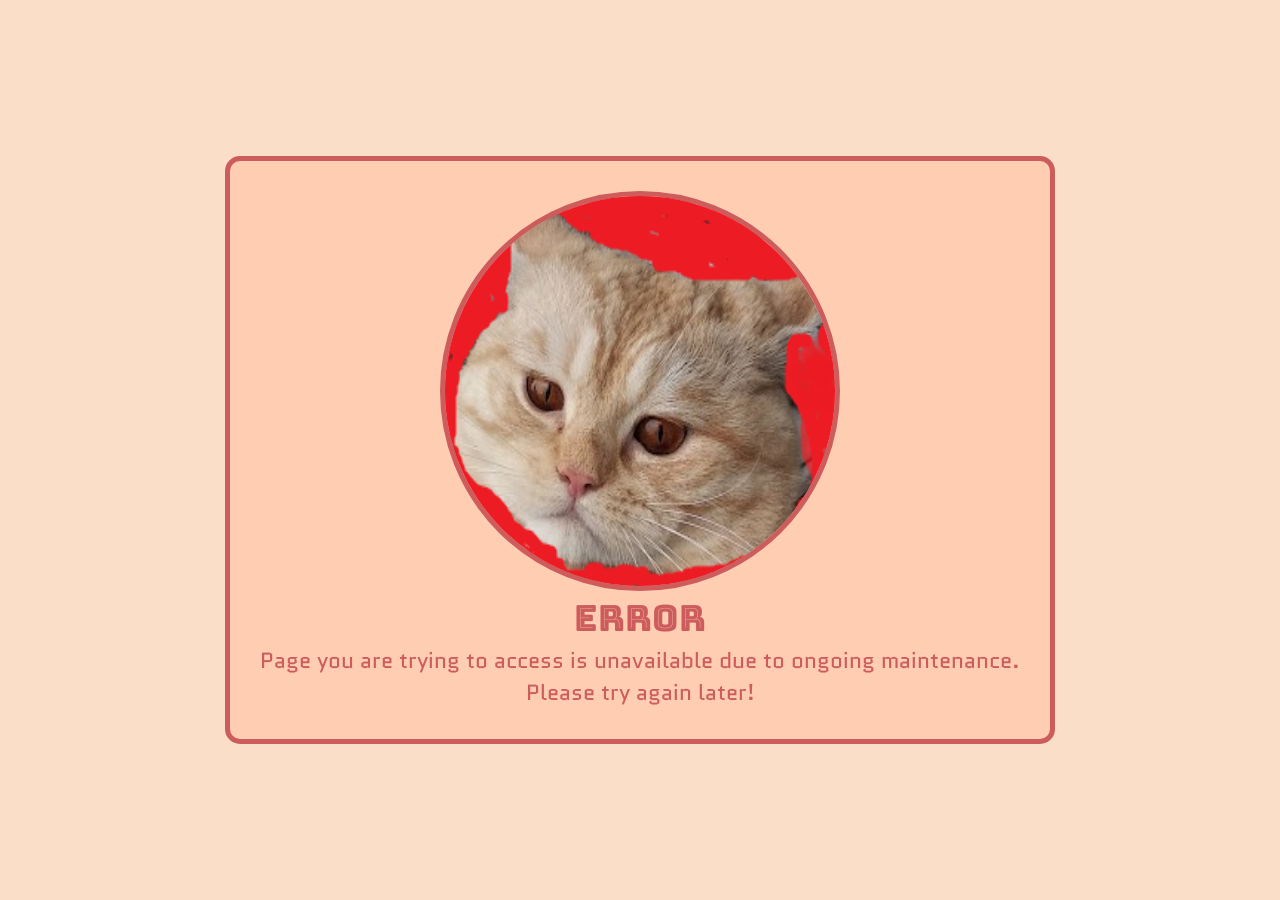
<file: maintenance.html>
<!DOCTYPE html>
<html lang="en">
<head>
    <meta charset="UTF-8">
    <meta name="viewport" content="width=device-width, initial-scale=1.0">
    <title>Maintenance Notice</title>
    <link rel="stylesheet" href="./styles/styles.css">
</head>
<body class="maintenance-page">
    <div class="message">
        <img src="./media/images/error.png" alt="A photo of annoyed cat" width="400" height="400">
        <h1>ERROR</h1>
        <p>Page you are trying to access is unavailable due to ongoing maintenance.</p>
        <p>Please try again later!</p>
    </div>
</body>
</html>
</file>
<file: styles/styles.css>
@font-face 
{
    font-family: "Bungee Inline";
    src: url(".././media/fonts/BungeeInline.woff2") format("woff2");
    font-weight: bold;
    font-style: normal;
    font-display: swap;
}

@font-face
{
    font-family: "Play";
    src: url(".././media/fonts/Play.woff2") format("woff2");
    font-weight: normal;
    font-style: normal;
    font-display: swap;
}

@font-face 
{
    font-family: "Quantico";
    src: url(".././media/fonts/Quantico.woff2") format("woff2");
    font-weight: normal;
    font-style: normal;
    font-display: swap;
}

:root
{
    --font-logo: "Bungee Inline";
    --font-headings: "Bungee Inline";
    --font-navigation: "Bungee Inline";
    --font-primary: "Quantico";
    --font-secondary: "Play";
    
    --color-bg-body: indianred;
    --color-bg-aside: rgb(250, 186, 149);
    --color-bg-aside-highlight: rgb(255, 206, 178);
    --color-bg-header: rgb(250, 222, 199);
    --color-bg-header-highlight: rgb(255, 225, 200);
    --color-bg-main: rgb(202, 169, 143);
    --color-bg-logo: black;

    --color-font-headings: indianred;
    --color-font-primary: rgb(63, 30, 13);
    --color-font-secondary: rgb(90, 78, 23);
    --color-shadow: rgb(97, 96, 96);

    box-sizing: border-box;
    font-family: var(--font-primary);
    font-size: 18px;
    line-height: 1.5;
}

*,
*::before,
*::after
{
    box-sizing: inherit;
    margin: 0;
    padding: 0;
}

img
{
    display: block;
}

ul
{
    list-style: none;
}

a
{
    text-decoration: none;
    color: var(--color-font-primary)
}

body
{
    min-height: 100vh;
    display: flex;
    background-color: var(--color-bg-body);
}

.maintenance-page
{
    background-color: var(--color-bg-header);
    justify-content: center;
    align-items: center;
}

.maintenance-page .message
{
    display: flex;
    flex-direction: column;
    padding: 30px;
    border: 5px solid var(--color-font-headings);
    border-radius: 15px;
    justify-content: center;
    align-items: center;
    background-color: var(--color-bg-aside-highlight);
    color: var(--color-font-headings);   
}
.maintenance-page img
{
    border: 5px solid var(--color-font-headings);
    border-radius: 50%;
}
.maintenance-page p
{
    font-size: 1.2rem;
}

h1,
h2,
h3,
h4,
h5,
h6
{
    font-family: var(--font-headings);
}

.page
{
    height: 100%;
    display: grid;
    grid-template: 180px 1fr / 350px 1fr;
}

.page header
{   
    grid-area: 1 / 2 / 2 / 3;
    background-color: var(--color-bg-header)
}

.page aside
{
    grid-area: 1 / 1 / 3 / 2;
    background-color: var(--color-bg-aside);
}

.page main
{
    grid-area: 2 / 2 / 3 / 3;
    background-color: var(--color-bg-main)
}

aside
{
    position: sticky;
    top: 0;
    height: 100vh;
    display: flex;
    flex-direction: column;
    gap: 50px;
}

.logo
{
    height: 7%;
    min-height: 70px;
    display: flex;
    background-color: var(--color-bg-logo);
    opacity: 60%;
    gap: 10px;
    place-items: center;
    padding-left: 20px;
    padding-right: 20px;
}

.logo svg
{
    flex: 1;
    height: 100%;
}

aside h1
{
    font-size: 1.5rem;
    font-family: var(--font-logo);
    color: var(--color-font-headings);
}

aside li
{
    margin-bottom: 5px;
}

aside li a
{
    font-size: 1.3rem;
    font-weight: 550;
    color: var(--color-font-primary);
    display: flex;
    align-items: center;
    gap: 15px;
    padding-left: 20px;
}

aside li a:hover
{
    background-color: var(--color-bg-header);
}
aside li a:hover .icon-default
{
    visibility: hidden;
}
aside li a:hover .icon-hover
{
    visibility: visible;
}

aside li a svg
{
    width: 2.5rem;
}

aside li a p
{
    font-family: var(--font-navigation);
}

header
{
    display: flex;
    flex-direction: column;
    gap: 5px;
}

header > *
{
    display: flex;
    padding: 0px 15px 0px 15px;
}

.header-top
{
    justify-content: space-between;
}

.header-top form
{
    flex: 1;
    display: flex;
    gap: 10px;
    align-items: center;
}

form input
{
    width: 80%;
    padding-left: 10px;
    font-size: 1.5rem;
    height: 2.3rem;
    border-radius: 12px;
    background-color: var(--color-bg-main);
    color: var(--color-font-secondary);
    border: none;
    appearance: none;
}

form input::-webkit-search-cancel-button
{
    display: none;
}

form input:focus
{
    background-color: var(--color-bg-aside);
    outline: 3px solid var(--color-font-headings);
    color: var(--color-font-headings);
}

form input:hover,
form label:hover + input
{
    outline: 3px solid var(--color-font-headings);
}

form label
{
    flex-shrink: 0;
    font-size: 1.5rem;
    width: 60px;
    height: 60px;
}

form label:has(+ input:hover) .icon-default,
form label:has(+ input:focus) .icon-default
{
    visibility: hidden;
}
form label:has(+ input:hover) .icon-hover,
form label:has(+ input:focus) .icon-hover
{
    visibility: visible;
}

.profile
{
    display: flex;
    align-items: center;
}

.profile .notifications
{
    display: flex;
    font-size: 1.5rem;
    position: relative;
    top: 10px;
    width: 4.5rem
}

.profile .details
{
    padding: 5px 5px;
    display: flex;
    align-items: center;
    gap: 15px;
}
.profile .details:hover
{
    border-radius: 15px;
    background-color: var(--color-bg-aside-highlight);
}
.profile .details:hover > img
{
    border: 3px solid var(--color-font-headings);
}
.profile .details:hover > .name
{
    color: var(--color-font-headings);
}

.profile img
{
    width: 70px;
    height: 70px;
    border-radius: 50%;
    border: 3px solid var(--color-font-secondary);
}

.profile .name
{
    font-size: 1.3rem;
    font-weight: bold;
}

.header-bottom
{
    justify-content:space-between;
    background-color: var(--color-bg-header-highlight);
}

.self
{
    display: grid;
    grid-template: repeat(2, 1fr) / 1fr 4fr;
    padding-bottom: 10px; 
}

.self img
{
    grid-area: 1 / 1 / 3 / 2;
    border-radius: 50%;
    border: 3px solid var(--color-font-headings);
    width: 85px;
    height: 85px;
    place-self: center;
}
.self p
{
    grid-area: 1 / 2 / 2 / 3;
    white-space: nowrap;
    font-size: 0.9rem;
    font-weight: bold;  
    padding-left: 15px;
    justify-self: start;
    align-self: end;
}
.self h2
{
    grid-area: 2 / 2 / 3 / 3;
    font-family: var(--font-primary);
    font-size: 1.3rem;
    padding-left: 15px;
}

.controls
{   
    display: flex;
    gap: 30px;
    place-items: center;
}

.controls button
{
    height: 50px;
    width: 6.5rem;
    background-color: var(--color-bg-aside);
    color: var(--color-font-primary);
    font-family: var(--font-secondary);
    text-transform: uppercase;
    font-size: 1rem;
    font-weight: bold;
    border-radius: 20px;
    border: 2px solid var(--color-font-primary)
}

.controls button:hover
{
    background-color: var(--color-bg-aside-highlight);
    border-color: var(--color-font-headings);
    color: var(--color-font-headings);
}

.controls button:active
{
    background-color: var(--color-bg-main);
    border-color: var(--color-font-primary);
    color: var(--color-font-primary);
}

main
{
    display: grid;
    grid-template: 1.5fr 1fr / 3fr 1fr;
    gap: 20px;
    padding: 20px 20px;
    box-shadow: inset 0px 0px 5px 1px var(--color-shadow);
}

main section
{
    display: flex;
    flex-direction: column;
    gap: 10px;
}

main section h2
{
    flex: 0;
    font-size: 1.2rem;
    font-weight: 600;
}

main .projects
{
    grid-area: 1 / 1 / 3 / 2;
}

main .announcements
{
    grid-area: 1 / 2 / 2 / 3;
}

main .trending
{
    grid-area: 2 / 2 / 3 / 3;
}

main .projects .content
{   
    display: grid;
    grid-template: repeat(auto-fit, minmax(220px, 1fr)) / repeat(2, 1fr);
    gap: 20px;
}

main .projects .content .project
{
    height: 100%;
    background-color: var(--color-bg-header);
    border-left: 10px solid var(--color-bg-body);
    border-top-right-radius: 10px;
    border-bottom-right-radius: 10px;
    padding: 20px;
    display: grid;
    grid-template: 1fr 2fr 1fr / 1fr;
}

.project h3
{
    grid-area: 1 / 1 / 2 / 2;
    align-self: center;
    font-size: 1.1rem;
}
.project p
{
    grid-area: 2 / 1 / 3 / 2; 
    align-self: start;
    font-size: 0.9rem;
}

.project-controls
{
    grid-area: 3 / 1 / 4 / 2;
    align-self: end;
    display:flex;
    gap: 10px;
    justify-content: end;
}
.project-controls > *
{
    height: 2.5rem;
}
.project-controls a svg
{
    height : 100%;
}

main .projects .content .project:hover,
main .announcements .content:has(>*:hover),
main .trending .content:hover
{
    outline: 4px solid var(--color-bg-body);
}

main .projects .content .project:hover
{
    background-color: var(--color-bg-aside-highlight);
    position: relative;
    left: 3px;
    bottom: 3px;
}

main .projects .content .project,
main .announcements .content,
main .trending .content
{
    box-shadow: 1px 1px 5px var(--color-shadow);
}

main .announcements .content,
main .trending .content
{
    display: flex;
    flex-direction: column;
    background-color: var(--color-bg-header);
    border-radius: 10px;
}

main .announcements .content > *,
main .trending .content > *
{
    padding: 20px 20px;
    flex: 1;
}

main .announcements .content > *:hover,
main .trending .content > *:hover
{
    background-color: var(--color-bg-aside-highlight);
}

main .announcements .content > *:hover h3,
main .trending .content > *:hover h4
{
    color: var(--color-font-headings);
}

main .announcements .content > *:not(:last-child)
{
    border-bottom: 2px solid var(--color-font-headings);
}

main .announcements .content a h3
{
    font-family: var(--font-secondary);
    font-size: 1.0rem;
}

main .announcements .content a p
{
        font-family: var(--font-secondary);
    font-size: 0.75rem;
}

main .trending .content > *
{
    display: grid;
    grid-template: 25px 1fr / 50px 1fr;
    column-gap: 10px;
    padding: 5px 10px;
}

main .trending .content a img
{
    grid-area: 1 / 1 / 3 / 2;
    border: 3px solid var(--color-font-secondary);
    border-radius: 50%;
    justify-self: center;
    align-self: center;
}
main .trending .content > *:hover img
{
    border-color: var(--color-font-headings);
}

main .trending .content a h4
{
    grid-area: 1 / 2 / 2 / 3;
    font-family: var(--font-primary);
    font-size: 0.8rem;
    align-self: center;
}
main .trending .content a p
{
    grid-area: 2 / 2 / 3 / 3;
    font-family: var(--font-secondary);
    font-size: 0.75rem;
}

@media(max-height: 700px)
{
    aside 
    {
        gap: 25px;
    }
    aside li a
    {
        font-size: 1.25rem;
    }
    aside li a svg
    {
        width: 1.9rem;
    }
}
@media(max-height: 500px)
{
    aside 
    {
        gap: 5px;
    }
    aside li a
    {
        font-size: 1rem;
    }
    aside li a svg
    {
        width: 1rem;
    }
}
@media(max-height: 400px)
{
    aside 
    {
        gap: 5px;
    }
    aside li a
    {
        font-size: 0.8rem;
    }
    aside li a svg
    {
        width: 0.8rem;
    }
}

@media(max-width: 1300px)
{
    .page
    {
        grid-template: 265px 1fr / 280px 1fr;
    }

    .logo
    {
        flex-direction: column;
        min-height: 140px;
    }
    .header-top
    {
        padding-bottom: 10px;
        border-bottom: 5px solid var(--color-bg-body);
    }
    .header-bottom
    {
        padding-top: 10px;
    }
    .controls
    {
        flex-direction: column;
        gap: 10px;
    }

    .controls button
    {
        height: 40px;
    }

    main
    {
        grid-template: 2fr 0.5fr 0.5fr / 1fr;
    }

    main .projects
    {
        grid-area: 1 / 1 / 2 / 2;
    }

    main .announcements
    {
        grid-area: 2/ 1 / 3 / 2;
    }

    main .trending
    {
        grid-area: 3 / 1 / 4 / 2;
    }
    main .projects .content
    {   
        grid-template: repeat(auto-fit, minmax(220px, 1fr)) / 1fr;
        gap: 20px;
    }
}
</file>
<file: styles/icons.css>
:root
{
    --color-icon-primary: rgb(134, 93, 76);
    --color-icon-secondary: indianred;
}

.icon-primary
{
    color: var(--color-icon-primary);
}

.icon-secondary
{
    color: var(--color-icon-secondary);
}

.icon:hover .icon-default,
.icon-hover
{
    visibility: hidden;
}

.icon:hover .icon-hover
{
    visibility: visible;
}
</file>
